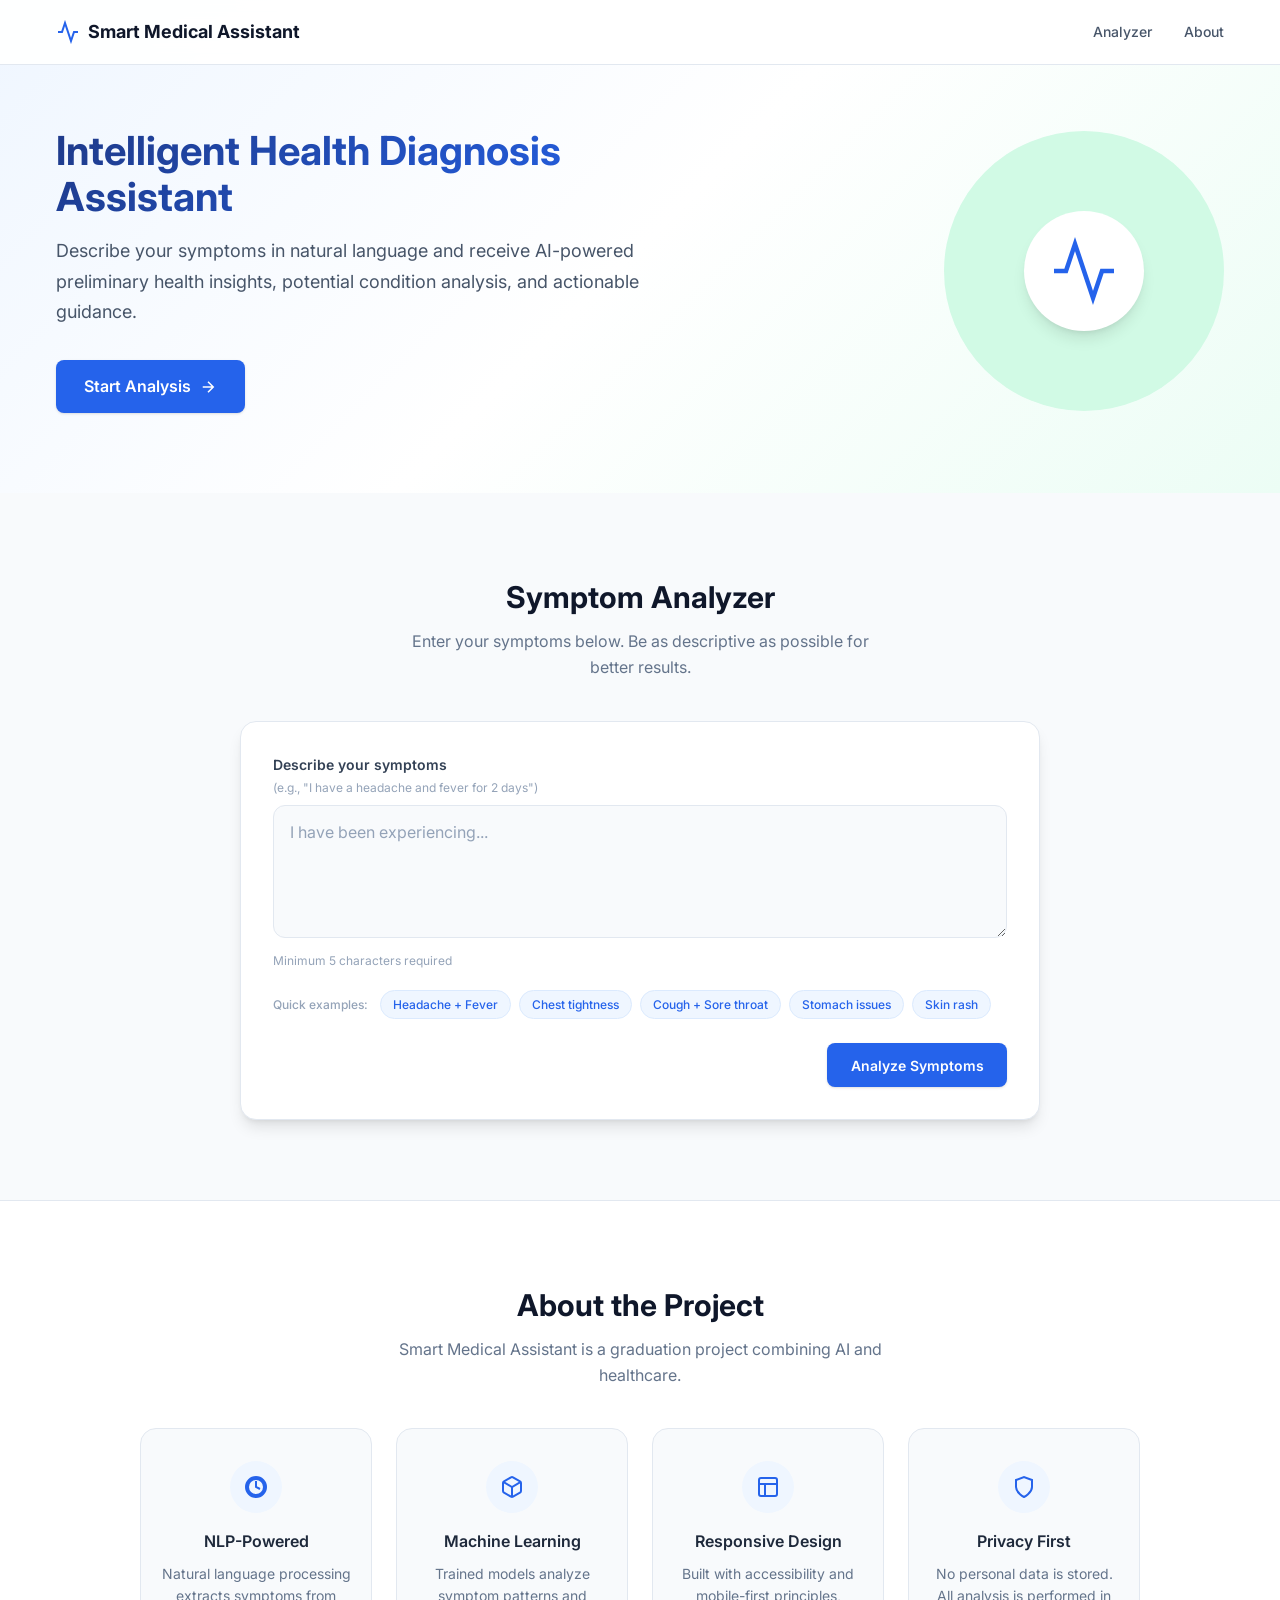
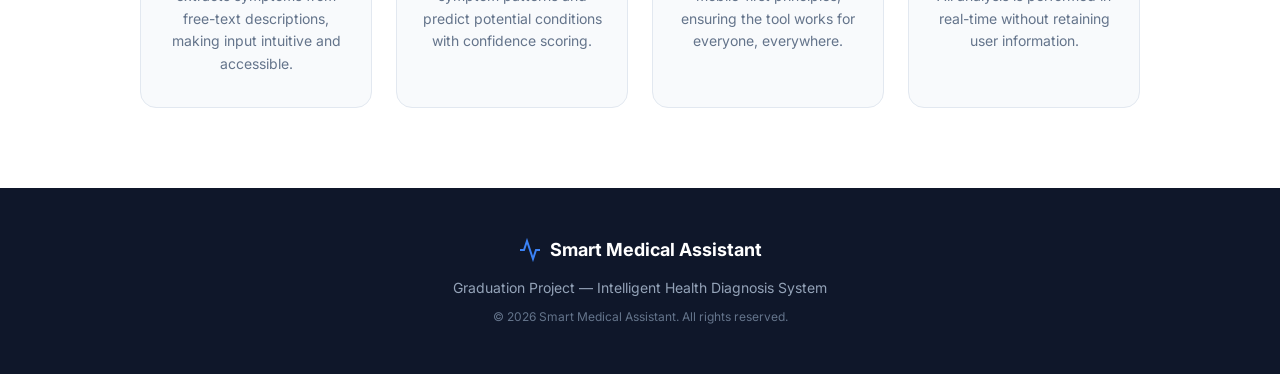
<file: frontend/index.html>
<!DOCTYPE html>
<html lang="en">
<head>
    <meta charset="UTF-8">
    <meta name="viewport" content="width=device-width, initial-scale=1.0">
    <title>Smart Medical Assistant</title>
    <link rel="stylesheet" href="css/style.css">
    <link rel="preconnect" href="https://fonts.googleapis.com">
    <link href="https://fonts.googleapis.com/css2?family=Inter:wght@400;500;600;700&display=swap" rel="stylesheet">
</head>
<body>
    <!-- Navigation -->
    <nav class="navbar" role="navigation" aria-label="Main navigation">
        <div class="container nav-container">
            <a href="#" class="logo">
                <svg class="logo-icon" viewBox="0 0 24 24" fill="none" stroke="currentColor" stroke-width="2" aria-hidden="true">
                    <path d="M22 12h-4l-3 9L9 3l-3 9H2"/>
                </svg>
                <span>Smart Medical Assistant</span>
            </a>
            <ul class="nav-links">
                <li><a href="#analyzer">Analyzer</a></li>
                <li><a href="#about">About</a></li>
            </ul>
        </div>
    </nav>

    <!-- Hero Section -->
    <header class="hero" role="banner">
        <div class="container">
            <div class="hero-content">
                <h1 class="hero-title">Intelligent Health Diagnosis Assistant</h1>
                <p class="hero-subtitle">Describe your symptoms in natural language and receive AI-powered preliminary health insights, potential condition analysis, and actionable guidance.</p>
                <a href="#analyzer" class="btn btn-primary btn-large">
                    Start Analysis
                    <svg class="btn-icon" viewBox="0 0 24 24" fill="none" stroke="currentColor" stroke-width="2" aria-hidden="true">
                        <path d="M5 12h14M12 5l7 7-7 7"/>
                    </svg>
                </a>
            </div>
            <div class="hero-visual" aria-hidden="true">
                <div class="pulse-ring"></div>
                <div class="pulse-ring pulse-ring--2"></div>
                <div class="hero-icon">
                    <svg viewBox="0 0 24 24" fill="none" stroke="currentColor" stroke-width="1.5">
                        <path d="M22 12h-4l-3 9L9 3l-3 9H2"/>
                    </svg>
                </div>
            </div>
        </div>
    </header>

    <!-- Main Analyzer Section -->
    <main>
        <section id="analyzer" class="analyzer-section">
            <div class="container">
                <div class="section-header">
                    <h2 class="section-title">Symptom Analyzer</h2>
                    <p class="section-desc">Enter your symptoms below. Be as descriptive as possible for better results.</p>
                </div>

                <div class="analyzer-card">
                    <form id="symptom-form" class="symptom-form" novalidate>
                        <div class="form-group">
                            <label for="symptom-input" class="form-label">
                                Describe your symptoms
                                <span class="label-hint">(e.g., "I have a headache and fever for 2 days")</span>
                            </label>
                            <textarea 
                                id="symptom-input" 
                                class="form-textarea" 
                                rows="4" 
                                placeholder="I have been experiencing..."
                                required
                                aria-describedby="symptom-hint"
                                aria-required="true"
                            ></textarea>
                            <p id="symptom-hint" class="form-hint">Minimum 5 characters required</p>
                        </div>

                        <div class="example-symptoms">
                            <span class="example-label">Quick examples:</span>
                            <button type="button" class="example-chip" data-symptoms="I have a severe headache, high fever, and body aches for the past 3 days.">Headache + Fever</button>
                            <button type="button" class="example-chip" data-symptoms="I feel chest tightness and shortness of breath when walking upstairs.">Chest tightness</button>
                            <button type="button" class="example-chip" data-symptoms="I have a persistent dry cough, sore throat, and fatigue.">Cough + Sore throat</button>
                            <button type="button" class="example-chip" data-symptoms="I experience nausea, vomiting, and stomach pain after eating.">Stomach issues</button>
                            <button type="button" class="example-chip" data-symptoms="My skin is itchy with red rashes and small blisters on my arms.">Skin rash</button>
                        </div>

                        <div class="form-actions">
                            <button type="submit" class="btn btn-primary btn-submit" id="submit-btn">
                                <span class="btn-text">Analyze Symptoms</span>
                                <span class="spinner" aria-hidden="true"></span>
                            </button>
                        </div>
                    </form>
                </div>

                <!-- Loading State -->
                <div id="loading-state" class="loading-state" aria-live="polite" aria-hidden="true">
                    <div class="loading-spinner">
                        <div class="spinner-ring"></div>
                        <div class="spinner-ring spinner-ring--2"></div>
                        <div class="spinner-ring spinner-ring--3"></div>
                    </div>
                    <p class="loading-text">Analyzing your symptoms...</p>
                    <p class="loading-subtext">Our AI is processing your input</p>
                </div>

                <!-- Error State -->
                <div id="error-state" class="error-state" role="alert" aria-hidden="true">
                    <div class="error-icon">
                        <svg viewBox="0 0 24 24" fill="none" stroke="currentColor" stroke-width="2" aria-hidden="true">
                            <circle cx="12" cy="12" r="10"/>
                            <line x1="12" y1="8" x2="12" y2="12"/>
                            <line x1="12" y1="16" x2="12.01" y2="16"/>
                        </svg>
                    </div>
                    <p class="error-title">Analysis Failed</p>
                    <p class="error-message" id="error-message">Something went wrong. Please try again.</p>
                    <button type="button" class="btn btn-secondary" id="retry-btn">Try Again</button>
                </div>

                <!-- Results Section -->
                <div id="results" class="results" aria-live="polite" aria-hidden="true">
                    <div class="results-header">
                        <h3 class="results-title">Analysis Results</h3>
                        <span class="results-badge" id="analysis-badge">Completed</span>
                    </div>

                    <!-- Urgency Alert -->
                    <div id="urgency-alert" class="urgency-alert" role="alert">
                        <div class="urgency-icon">
                            <svg viewBox="0 0 24 24" fill="none" stroke="currentColor" stroke-width="2" aria-hidden="true">
                                <path d="M10.29 3.86L1.82 18a2 2 0 001.71 3h16.94a2 2 0 001.71-3L13.71 3.86a2 2 0 00-3.42 0z"/>
                                <line x1="12" y1="9" x2="12" y2="13"/>
                                <line x1="12" y1="17" x2="12.01" y2="17"/>
                            </svg>
                        </div>
                        <div class="urgency-content">
                            <p class="urgency-label">Urgency Level</p>
                            <p class="urgency-value" id="urgency-value">--</p>
                            <p class="urgency-action" id="urgency-action">--</p>
                        </div>
                    </div>

                    <!-- Extracted Symptoms -->
                    <div class="result-card">
                        <div class="result-card-header">
                            <div class="result-card-icon symptoms-icon">
                                <svg viewBox="0 0 24 24" fill="none" stroke="currentColor" stroke-width="2" aria-hidden="true">
                                    <path d="M14.7 6.3a1 1 0 000 1.4l1.6 1.6a1 1 0 001.4 0l3.77-3.77a6 6 0 01-7.94 7.94l-6.91 6.91a2.12 2.12 0 01-3-3l6.91-6.91a6 6 0 017.94-7.94l-3.76 3.76z"/>
                                </svg>
                            </div>
                            <h4 class="result-card-title">Extracted Symptoms</h4>
                        </div>
                        <div class="result-card-body">
                            <div id="extracted-symptoms" class="symptoms-list"></div>
                            <p id="extracted-symptoms-empty" class="empty-text">No symptoms extracted from your input.</p>
                        </div>
                    </div>

                    <!-- Top Prediction -->
                    <div class="result-card result-card--highlight">
                        <div class="result-card-header">
                            <div class="result-card-icon top-prediction-icon">
                                <svg viewBox="0 0 24 24" fill="none" stroke="currentColor" stroke-width="2" aria-hidden="true">
                                    <polyline points="23 6 13.5 15.5 8.5 10.5 1 18"/>
                                    <polyline points="17 6 23 6 23 12"/>
                                </svg>
                            </div>
                            <h4 class="result-card-title">Top Prediction</h4>
                        </div>
                        <div class="result-card-body">
                            <div class="top-prediction" id="top-prediction">
                                <div class="prediction-name" id="top-prediction-name">--</div>
                                <div class="prediction-confidence">
                                    <div class="confidence-bar-bg">
                                        <div class="confidence-bar-fill" id="top-confidence-bar" style="width: 0%"></div>
                                    </div>
                                    <span class="confidence-value" id="top-confidence-value">--%</span>
                                </div>
                            </div>
                        </div>
                    </div>

                    <!-- All Predictions -->
                    <div class="result-card">
                        <div class="result-card-header">
                            <div class="result-card-icon predictions-icon">
                                <svg viewBox="0 0 24 24" fill="none" stroke="currentColor" stroke-width="2" aria-hidden="true">
                                    <line x1="8" y1="6" x2="21" y2="6"/>
                                    <line x1="8" y1="12" x2="21" y2="12"/>
                                    <line x1="8" y1="18" x2="21" y2="18"/>
                                    <line x1="3" y1="6" x2="3.01" y2="6"/>
                                    <line x1="3" y1="12" x2="3.01" y2="12"/>
                                    <line x1="3" y1="18" x2="3.01" y2="18"/>
                                </svg>
                            </div>
                            <h4 class="result-card-title">Top 5 Predictions</h4>
                        </div>
                        <div class="result-card-body">
                            <div id="predictions-list" class="predictions-list"></div>
                        </div>
                    </div>

                    <!-- Treatment Recommendations -->
                    <div class="result-card">
                        <div class="result-card-header">
                            <div class="result-card-icon treatment-icon">
                                <svg viewBox="0 0 24 24" fill="none" stroke="currentColor" stroke-width="2" aria-hidden="true">
                                    <path d="M19 14c1.49-1.46 3-3.21 3-5.5A5.5 5.5 0 0016.5 3c-1.76 0-3 .5-4.5 2-1.5-1.5-2.74-2-4.5-2A5.5 5.5 0 002 8.5c0 2.3 1.5 4.05 3 5.5l7 7Z"/>
                                </svg>
                            </div>
                            <h4 class="result-card-title">Treatment Recommendations</h4>
                        </div>
                        <div class="result-card-body">
                            <div id="treatment-list" class="recommendation-list"></div>
                            <p id="treatment-empty" class="empty-text">No treatment recommendations available.</p>
                        </div>
                    </div>

                    <!-- Precautions -->
                    <div class="result-card">
                        <div class="result-card-header">
                            <div class="result-card-icon precautions-icon">
                                <svg viewBox="0 0 24 24" fill="none" stroke="currentColor" stroke-width="2" aria-hidden="true">
                                    <path d="M12 22s8-4 8-10V5l-8-3-8 3v7c0 6 8 10 8 10z"/>
                                </svg>
                            </div>
                            <h4 class="result-card-title">Precautions</h4>
                        </div>
                        <div class="result-card-body">
                            <div id="precautions-list" class="recommendation-list"></div>
                            <p id="precautions-empty" class="empty-text">No precautions available.</p>
                        </div>
                    </div>

                    <!-- Disclaimer -->
                    <div class="disclaimer-box" role="note">
                        <div class="disclaimer-icon">
                            <svg viewBox="0 0 24 24" fill="none" stroke="currentColor" stroke-width="2" aria-hidden="true">
                                <circle cx="12" cy="12" r="10"/>
                                <line x1="12" y1="16" x2="12" y2="12"/>
                                <line x1="12" y1="8" x2="12.01" y2="8"/>
                            </svg>
                        </div>
                        <div class="disclaimer-content">
                            <p class="disclaimer-title">Medical Disclaimer</p>
                            <p id="disclaimer-text" class="disclaimer-text">This tool provides preliminary insights only and is not a substitute for professional medical advice, diagnosis, or treatment. Always seek the advice of your physician or other qualified health provider with any questions you may have regarding a medical condition.</p>
                        </div>
                    </div>
                </div>
            </div>
        </section>

        <!-- About Section -->
        <section id="about" class="about-section">
            <div class="container">
                <div class="section-header">
                    <h2 class="section-title">About the Project</h2>
                    <p class="section-desc">Smart Medical Assistant is a graduation project combining AI and healthcare.</p>
                </div>
                <div class="about-grid">
                    <div class="about-card">
                        <div class="about-icon">
                            <svg viewBox="0 0 24 24" fill="none" stroke="currentColor" stroke-width="2" aria-hidden="true">
                                <path d="M12 2a10 10 0 1010 10A10 10 0 0012 2zm0 18a8 8 0 118-8 8 8 0 01-8 8z"/>
                                <path d="M12 6v6l4 2"/>
                            </svg>
                        </div>
                        <h3 class="about-card-title">NLP-Powered</h3>
                        <p class="about-card-text">Natural language processing extracts symptoms from free-text descriptions, making input intuitive and accessible.</p>
                    </div>
                    <div class="about-card">
                        <div class="about-icon">
                            <svg viewBox="0 0 24 24" fill="none" stroke="currentColor" stroke-width="2" aria-hidden="true">
                                <path d="M21 16V8a2 2 0 00-1-1.73l-7-4a2 2 0 00-2 0l-7 4A2 2 0 003 8v8a2 2 0 001 1.73l7 4a2 2 0 002 0l7-4A2 2 0 0021 16z"/>
                                <polyline points="3.27 6.96 12 12.01 20.73 6.96"/>
                                <line x1="12" y1="22.08" x2="12" y2="12"/>
                            </svg>
                        </div>
                        <h3 class="about-card-title">Machine Learning</h3>
                        <p class="about-card-text">Trained models analyze symptom patterns and predict potential conditions with confidence scoring.</p>
                    </div>
                    <div class="about-card">
                        <div class="about-icon">
                            <svg viewBox="0 0 24 24" fill="none" stroke="currentColor" stroke-width="2" aria-hidden="true">
                                <rect x="3" y="3" width="18" height="18" rx="2" ry="2"/>
                                <line x1="3" y1="9" x2="21" y2="9"/>
                                <line x1="9" y1="21" x2="9" y2="9"/>
                            </svg>
                        </div>
                        <h3 class="about-card-title">Responsive Design</h3>
                        <p class="about-card-text">Built with accessibility and mobile-first principles, ensuring the tool works for everyone, everywhere.</p>
                    </div>
                    <div class="about-card">
                        <div class="about-icon">
                            <svg viewBox="0 0 24 24" fill="none" stroke="currentColor" stroke-width="2" aria-hidden="true">
                                <path d="M12 22s8-4 8-10V5l-8-3-8 3v7c0 6 8 10 8 10z"/>
                            </svg>
                        </div>
                        <h3 class="about-card-title">Privacy First</h3>
                        <p class="about-card-text">No personal data is stored. All analysis is performed in real-time without retaining user information.</p>
                    </div>
                </div>
            </div>
        </section>
    </main>

    <!-- Footer -->
    <footer class="footer" role="contentinfo">
        <div class="container">
            <div class="footer-content">
                <div class="footer-brand">
                    <svg class="footer-logo-icon" viewBox="0 0 24 24" fill="none" stroke="currentColor" stroke-width="2" aria-hidden="true">
                        <path d="M22 12h-4l-3 9L9 3l-3 9H2"/>
                    </svg>
                    <span class="footer-brand-name">Smart Medical Assistant</span>
                </div>
                <p class="footer-desc">Graduation Project — Intelligent Health Diagnosis System</p>
                <p class="footer-copyright">&copy; <span id="year"></span> Smart Medical Assistant. All rights reserved.</p>
            </div>
        </div>
    </footer>

    <script src="js/app.js"></script>
</body>
</html>
</file>
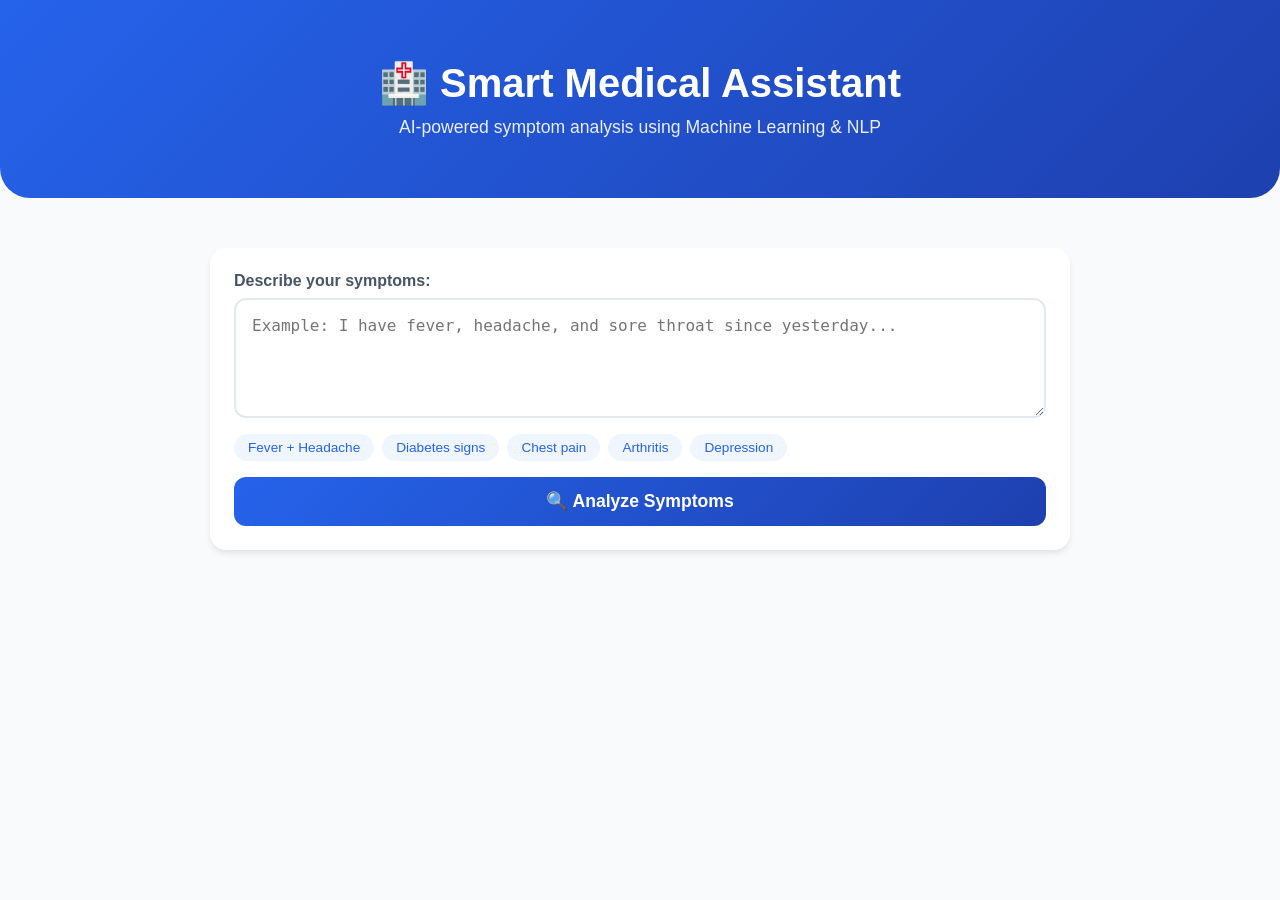
<file: frontend/demo.html>
<!DOCTYPE html>
<html lang="en">
<head>
    <meta charset="UTF-8">
    <meta name="viewport" content="width=device-width, initial-scale=1.0">
    <title>Smart Medical Assistant</title>
    <style>
        * { margin: 0; padding: 0; box-sizing: border-box; }
        body { font-family: 'Segoe UI', Tahoma, Geneva, Verdana, sans-serif; background: #f8fafc; color: #1e293b; }
        .container { max-width: 900px; margin: 0 auto; padding: 20px; }
        
        header { text-align: center; padding: 40px 0; background: linear-gradient(135deg, #2563eb 0%, #1e40af 100%); color: white; border-radius: 0 0 30px 30px; margin-bottom: 30px; }
        header h1 { font-size: 2.5rem; margin-bottom: 10px; }
        header p { font-size: 1.1rem; opacity: 0.9; }
        
        .card { background: white; border-radius: 16px; padding: 24px; box-shadow: 0 4px 6px -1px rgba(0,0,0,0.1); margin-bottom: 20px; }
        
        .input-section label { display: block; font-weight: 600; margin-bottom: 8px; color: #475569; }
        .input-section textarea { width: 100%; padding: 16px; border: 2px solid #e2e8f0; border-radius: 12px; font-size: 1rem; resize: vertical; min-height: 120px; transition: border-color 0.2s; }
        .input-section textarea:focus { outline: none; border-color: #2563eb; }
        
        .examples { display: flex; gap: 8px; flex-wrap: wrap; margin-top: 12px; }
        .example-chip { background: #eff6ff; color: #2563eb; padding: 6px 14px; border-radius: 20px; font-size: 0.85rem; cursor: pointer; border: none; transition: all 0.2s; }
        .example-chip:hover { background: #dbeafe; transform: translateY(-2px); }
        
        .btn { display: inline-block; padding: 14px 32px; border: none; border-radius: 12px; font-size: 1.1rem; font-weight: 600; cursor: pointer; transition: all 0.2s; margin-top: 16px; }
        .btn-primary { background: linear-gradient(135deg, #2563eb, #1e40af); color: white; width: 100%; }
        .btn-primary:hover { transform: translateY(-2px); box-shadow: 0 10px 20px -5px rgba(37, 99, 235, 0.3); }
        
        .loading { display: none; text-align: center; padding: 40px; }
        .spinner { width: 50px; height: 50px; border: 4px solid #e2e8f0; border-top-color: #2563eb; border-radius: 50%; animation: spin 1s linear infinite; margin: 0 auto 20px; }
        @keyframes spin { to { transform: rotate(360deg); } }
        
        .results { display: none; }
        .result-card { background: white; border-radius: 16px; padding: 24px; margin-bottom: 20px; box-shadow: 0 4px 6px -1px rgba(0,0,0,0.1); }
        
        .symptom-tag { display: inline-block; background: #eff6ff; color: #2563eb; padding: 4px 12px; border-radius: 20px; font-size: 0.9rem; margin: 4px; }
        
        .prediction-item { display: flex; align-items: center; padding: 16px; border-radius: 12px; margin-bottom: 12px; background: #f8fafc; border: 1px solid #e2e8f0; }
        .prediction-item.top { border: 2px solid #2563eb; background: #eff6ff; }
        .prediction-rank { width: 36px; height: 36px; border-radius: 50%; display: flex; align-items: center; justify-content: center; font-weight: 700; color: white; margin-right: 16px; background: #94a3b8; }
        .prediction-rank.top { background: #2563eb; }
        .prediction-info { flex: 1; }
        .prediction-name { font-weight: 700; font-size: 1.1rem; }
        .prediction-severity { font-size: 0.85rem; margin-top: 4px; }
        .severity-Mild { color: #10b981; }
        .severity-Moderate { color: #f59e0b; }
        .severity-Severe { color: #ef4444; }
        .confidence-bar { width: 100px; height: 8px; background: #e2e8f0; border-radius: 4px; overflow: hidden; }
        .confidence-fill { height: 100%; background: #2563eb; border-radius: 4px; transition: width 0.5s; }
        .confidence-value { font-size: 0.85rem; font-weight: 600; color: #2563eb; margin-left: 8px; }
        
        .urgency { padding: 16px; border-radius: 12px; margin-bottom: 20px; font-weight: 600; }
        .urgency-caution { background: #d1fae5; color: #065f46; border: 1px solid #10b981; }
        .urgency-warning { background: #fef3c7; color: #92400e; border: 1px solid #f59e0b; }
        .urgency-urgent { background: #fee2e2; color: #991b1b; border: 1px solid #ef4444; }
        
        .treatment-card { background: #f0fdf4; border: 1px solid #bbf7d0; border-radius: 12px; padding: 16px; margin-bottom: 16px; }
        .treatment-card h4 { color: #15803d; margin-bottom: 8px; }
        .precautions-card { background: #fffbeb; border: 1px solid #fde68a; border-radius: 12px; padding: 16px; margin-bottom: 16px; }
        .precautions-card h4 { color: #b45309; margin-bottom: 8px; }
        .description-card { background: #eff6ff; border: 1px solid #bfdbfe; border-radius: 12px; padding: 16px; margin-bottom: 16px; }
        .description-card h4 { color: #1e40af; margin-bottom: 8px; }
        
        .disclaimer { background: #fef2f2; border: 1px solid #fecaca; border-radius: 12px; padding: 16px; color: #991b1b; font-size: 0.9rem; text-align: center; margin-top: 20px; }
        
        .disease-list { max-height: 300px; overflow-y: auto; }
        .disease-item { padding: 8px 12px; border-bottom: 1px solid #e2e8f0; cursor: pointer; transition: background 0.2s; }
        .disease-item:hover { background: #f1f5f9; }
        
        .hidden { display: none; }
    </style>
</head>
<body>
    <header>
        <div class="container">
            <h1>🏥 Smart Medical Assistant</h1>
            <p>AI-powered symptom analysis using Machine Learning & NLP</p>
        </div>
    </header>

    <div class="container">
        <!-- Input Section -->
        <div class="card input-section">
            <label for="symptomInput">Describe your symptoms:</label>
            <textarea id="symptomInput" placeholder="Example: I have fever, headache, and sore throat since yesterday..."></textarea>
            <div class="examples">
                <button class="example-chip" onclick="setExample('I have fever, headache, and sore throat')">Fever + Headache</button>
                <button class="example-chip" onclick="setExample('I feel very tired, thirsty, and urinate frequently')">Diabetes signs</button>
                <button class="example-chip" onclick="setExample('Severe chest pain and difficulty breathing')">Chest pain</button>
                <button class="example-chip" onclick="setExample('Joint pain, stiffness, and swelling in my knees')">Arthritis</button>
                <button class="example-chip" onclick="setExample('I feel sad, have no energy, and cannot sleep')">Depression</button>
            </div>
            <button class="btn btn-primary" onclick="analyze()">🔍 Analyze Symptoms</button>
        </div>

        <!-- Loading -->
        <div class="loading" id="loading">
            <div class="spinner"></div>
            <p>Analyzing your symptoms with AI...</p>
        </div>

        <!-- Results -->
        <div class="results" id="results">
            <!-- Extracted Symptoms -->
            <div class="result-card">
                <h3>📝 Extracted Symptoms</h3>
                <div id="extractedSymptoms"></div>
                <p id="symptomConfidence" style="margin-top:10px;color:#64748b;font-size:0.9rem;"></p>
            </div>

            <!-- Urgency Alert -->
            <div id="urgencyAlert" class="urgency"></div>

            <!-- Top Prediction -->
            <div class="result-card" id="topPredictionCard">
                <h3>🎯 Most Likely Condition</h3>
                <div id="topPrediction"></div>
            </div>

            <!-- All Predictions -->
            <div class="result-card">
                <h3>📊 Top 5 Predictions</h3>
                <div id="allPredictions"></div>
            </div>

            <!-- Details -->
            <div class="result-card" id="detailsCard">
                <h3>ℹ️ About This Condition</h3>
                <div id="detailsContent"></div>
            </div>

            <!-- Disclaimer -->
            <div class="disclaimer">
                ⚠️ <strong>Medical Disclaimer:</strong> This is an AI-powered preliminary assessment and NOT a medical diagnosis. Always consult a qualified healthcare professional for accurate diagnosis and treatment.
            </div>
        </div>
    </div>

<script>
// ===== Medical Dataset (embedded for standalone operation) =====
const DISEASES = {
    "Flu": { severity: "Severe", treatment: "Rest, antiviral medications, acetaminophen/ibuprofen, fluids, isolation", precautions: "Annual flu vaccination, hand hygiene, avoid crowds during outbreaks, mask if coughing", description: "Influenza is a contagious respiratory illness caused by influenza viruses, more severe than common cold." },
    "Common Cold": { severity: "Mild", treatment: "Rest, increased fluid intake, acetaminophen for fever, saline nasal spray, throat lozenges", precautions: "Wash hands frequently, avoid close contact, use tissues, stay hydrated, get adequate rest", description: "A viral infection of the upper respiratory tract, typically mild and self-limiting within 7-10 days." },
    "COVID-19": { severity: "Severe", treatment: "Rest, isolation, monitoring oxygen levels, supportive care, seek medical attention if breathing difficulty", precautions: "Vaccination, mask wearing, social distancing, hand hygiene, avoid crowded indoor spaces", description: "Coronavirus disease caused by SARS-CoV-2, ranging from mild to severe respiratory illness." },
    "Diabetes": { severity: "Moderate", treatment: "Blood glucose monitoring, insulin or oral hypoglycemics, diet management, regular exercise, endocrinologist follow-up", precautions: "Regular blood sugar monitoring, balanced diet, avoid sugary foods, regular exercise, foot care", description: "Chronic condition affecting how the body processes blood sugar (glucose), Type 1 or Type 2." },
    "Hypertension": { severity: "Moderate", treatment: "ACE inhibitors, ARBs, calcium channel blockers, lifestyle changes, regular BP monitoring, reduce salt intake", precautions: "Low sodium diet, regular exercise, weight management, limit alcohol, stress management, regular checkups", description: "High blood pressure that can lead to severe health complications if not managed properly." },
    "Migraine": { severity: "Moderate", treatment: "Triptans, NSAIDs, anti-nausea medication, rest in dark quiet room, cold compress, avoid triggers", precautions: "Identify and avoid triggers, maintain regular sleep schedule, stay hydrated, manage stress, limit caffeine", description: "Neurological condition characterized by recurrent moderate to severe headaches, often with nausea and sensitivity." },
    "Asthma": { severity: "Moderate", treatment: "Inhalers (bronchodilators, corticosteroids), nebulizer treatments, avoid triggers, peak flow monitoring", precautions: "Avoid allergens and irritants, use air purifier, regular exercise (as tolerated), carry rescue inhaler", description: "Chronic respiratory condition causing airway inflammation and constriction, leading to breathing difficulty." },
    "Bronchitis": { severity: "Moderate", treatment: "Rest, fluids, expectorants, bronchodilators if wheezing, avoid smoke and irritants, antibiotics if bacterial", precautions: "Avoid smoking and secondhand smoke, use humidifier, stay hydrated, avoid cold air, flu vaccination", description: "Inflammation of the bronchial tubes causing cough and mucus production, acute or chronic." },
    "Pneumonia": { severity: "Severe", treatment: "Antibiotics (if bacterial), oxygen therapy, rest, fluids, chest physiotherapy, hospitalization if severe", precautions: "Pneumococcal vaccination, flu vaccination, hand hygiene, avoid smoking, strengthen immune system", description: "Infection causing inflammation in the air sacs of the lungs, which may fill with fluid or pus." },
    "Tuberculosis": { severity: "Severe", treatment: "Long-term antibiotics (isoniazid, rifampin, pyrazinamide, ethambutol), DOTS program, respiratory isolation", precautions: "BCG vaccination, avoid close contact with infected, proper ventilation, mask wearing, complete treatment course", description: "Bacterial infection primarily affecting the lungs, requiring prolonged antibiotic treatment." },
    "Malaria": { severity: "Severe", treatment: "Antimalarial drugs (artemisinin-based combination therapy), supportive care, fluids, treat complications", precautions: "Mosquito nets, insect repellent, antimalarial prophylaxis, avoid mosquito bites, eliminate standing water", description: "Mosquito-borne infectious disease caused by Plasmodium parasites, life-threatening if untreated." },
    "Dengue": { severity: "Severe", treatment: "Supportive care, acetaminophen, hydration, avoid NSAIDs, hospitalization if severe dengue", precautions: "Avoid mosquito bites, use repellents, wear protective clothing, remove standing water, screen windows", description: "Mosquito-borne viral infection causing fever and severe joint/muscle pain, can develop into severe dengue." },
    "Typhoid": { severity: "Severe", treatment: "Antibiotics (azithromycin, ceftriaxone), hydration, rest, soft bland diet, hospitalization if severe", precautions: "Safe drinking water, proper food hygiene, hand washing, typhoid vaccination, avoid street food in endemic areas", description: "Bacterial infection caused by Salmonella typhi, spread through contaminated food and water." },
    "Hepatitis A": { severity: "Mild", treatment: "Rest, hydration, avoid alcohol, nutritious diet, monitor liver function, supportive care only", precautions: "Hepatitis A vaccination, safe food and water practices, hand hygiene, avoid contaminated shellfish", description: "Viral liver infection spread through contaminated food/water, usually self-limiting with lifelong immunity." },
    "Hepatitis B": { severity: "Moderate", treatment: "Antiviral medications (tenofovir, entecavir), regular monitoring, liver function tests, consider liver transplant if cirrhosis", precautions: "Hepatitis B vaccination, safe sex practices, avoid sharing needles, screen blood products, regular liver checks", description: "Viral liver infection transmitted through blood and bodily fluids, can become chronic and lead to cirrhosis." },
    "Hepatitis C": { severity: "Severe", treatment: "Direct-acting antivirals (sofosbuvir, glecaprevir), 8-12 week treatment, regular liver monitoring", precautions: "Avoid sharing needles, safe sex practices, blood screening, no vaccine available, avoid alcohol", description: "Viral infection causing liver inflammation, often chronic, now highly curable with modern antivirals." },
    "Jaundice": { severity: "Moderate", treatment: "Treat underlying cause, phototherapy for newborns, medications, liver transplant if severe liver failure", precautions: "Hepatitis vaccination, avoid alcohol, maintain healthy weight, avoid hepatotoxic medications, regular liver tests", description: "Yellow discoloration of skin and eyes caused by high bilirubin levels, a symptom of underlying liver or blood disorder." },
    "Gastroenteritis": { severity: "Mild", treatment: "Oral rehydration solution, rest, bland diet (BRAT), antiemetics if needed, antibiotics if bacterial", precautions: "Hand washing, safe food preparation, drink clean water, avoid contaminated food, proper food storage", description: "Inflammation of the stomach and intestines causing diarrhea and vomiting, often viral (stomach flu)." },
    "Food Poisoning": { severity: "Mild", treatment: "Rest, oral rehydration, avoid solid food initially, gradual return to bland diet, seek care if severe", precautions: "Proper food handling, cook meat thoroughly, refrigerate promptly, avoid cross-contamination, check expiry dates", description: "Illness caused by eating contaminated food or drink, symptoms typically appear within hours to days." },
    "Appendicitis": { severity: "Severe", treatment: "Emergency appendectomy (surgical removal), IV antibiotics, pain management, nil per os until surgery", precautions: "Seek immediate medical attention if sudden severe abdominal pain, do not delay, no home remedies", description: "Inflammation of the appendix, a medical emergency requiring prompt surgical removal." },
    "Urinary Tract Infection": { severity: "Moderate", treatment: "Antibiotics (nitrofurantoin, trimethoprim), increased water intake, cranberry juice, phenazopyridine for pain", precautions: "Drink plenty of water, urinate after intercourse, wipe front to back, avoid irritating feminine products, cotton underwear", description: "Infection in any part of the urinary system, more common in women, usually bacterial." },
    "Kidney Stones": { severity: "Severe", treatment: "Pain relievers (NSAIDs), alpha-blockers (tamsulosin), increased fluids, lithotripsy if large, surgical removal if stuck", precautions: "Drink 2-3 liters water daily, reduce sodium and oxalate intake, maintain healthy weight, limit protein", description: "Hard mineral and salt deposits forming in kidneys, causing severe pain when passing through urinary tract." },
    "Gallstones": { severity: "Severe", treatment: "Cholecystectomy (gallbladder removal), ursodiol to dissolve stones, pain management, low-fat diet", precautions: "Low-fat diet, maintain healthy weight, avoid rapid weight loss, regular exercise, limit cholesterol", description: "Hardened deposits in the gallbladder, can block bile ducts and cause severe pain and complications." },
    "Arthritis": { severity: "Moderate", treatment: "NSAIDs, DMARDs, corticosteroids, physical therapy, joint replacement surgery if severe, heat/cold therapy", precautions: "Regular exercise, maintain healthy weight, joint protection techniques, anti-inflammatory diet, avoid smoking", description: "Inflammation of one or more joints causing pain and stiffness, osteoarthritis or rheumatoid types." },
    "Osteoporosis": { severity: "Moderate", treatment: "Bisphosphonates, calcium and vitamin D supplements, weight-bearing exercises, hormone therapy, fall prevention", precautions: "Adequate calcium and vitamin D, weight-bearing exercise, avoid smoking and excessive alcohol, prevent falls", description: "Bone disease causing bones to become brittle and fragile, increasing fracture risk, especially in older adults." },
    "Anemia": { severity: "Moderate", treatment: "Iron supplements, vitamin B12 or folate, treat underlying cause, blood transfusion if severe, dietary changes", precautions: "Iron-rich diet (red meat, leafy greens), vitamin C with iron meals, regular blood tests, treat underlying causes", description: "Condition with insufficient healthy red blood cells or hemoglobin, leading to reduced oxygen delivery." },
    "Hypothyroidism": { severity: "Moderate", treatment: "Levothyroxine hormone replacement, regular TSH monitoring, adjust dosage, lifestyle modifications", precautions: "Regular thyroid function tests, consistent medication timing, avoid excess iodine, balanced diet, regular exercise", description: "Underactive thyroid gland producing insufficient thyroid hormones, affecting metabolism and energy levels." },
    "Hyperthyroidism": { severity: "Moderate", treatment: "Antithyroid medications (methimazole), radioactive iodine, beta-blockers, thyroidectomy if necessary", precautions: "Regular thyroid monitoring, avoid excess iodine, stress management, balanced diet, avoid stimulants", description: "Overactive thyroid gland producing excessive thyroid hormones, accelerating metabolism." },
    "Depression": { severity: "Severe", treatment: "Antidepressants (SSRIs, SNRIs), psychotherapy (CBT), lifestyle changes, support groups, emergency intervention if suicidal", precautions: "Regular therapy, maintain social connections, exercise, sleep hygiene, avoid alcohol and drugs, monitor mood changes", description: "Mood disorder causing persistent sadness and loss of interest, affecting daily functioning and quality of life." },
    "Anxiety Disorder": { severity: "Moderate", treatment: "Cognitive behavioral therapy, SSRIs, benzodiazepines (short-term), relaxation techniques, mindfulness, regular exercise", precautions: "Stress management, regular exercise, adequate sleep, limit caffeine and alcohol, breathing exercises, therapy", description: "Mental health condition characterized by excessive and persistent worry, fear, and nervousness." }
};

const SYMPTOM_MAP = {
    'fever': ['fever', 'high temperature', 'temperature'],
    'headache': ['headache', 'head pain', 'migraine', 'head ache'],
    'cough': ['cough', 'coughing', 'dry cough', 'wet cough'],
    'sore throat': ['sore throat', 'throat pain', 'painful throat', 'scratchy throat'],
    'runny nose': ['runny nose', 'runny nostrils', 'nasal discharge', 'dripping nose'],
    'sneezing': ['sneezing', 'sneezes'],
    'congestion': ['congestion', 'stuffy nose', 'nasal congestion', 'blocked nose'],
    'body aches': ['body aches', 'body pain', 'muscle pain', 'muscle aches', 'myalgia', 'sore muscles'],
    'fatigue': ['fatigue', 'tired', 'exhaustion', 'lethargy', 'no energy', 'tiredness', 'weakness'],
    'chills': ['chills', 'shivering', 'shaking', 'rigors'],
    'nausea': ['nausea', 'nauseated', 'feeling sick', 'queasy', 'upset stomach'],
    'vomiting': ['vomiting', 'throwing up', 'puking', 'emesis', 'retching'],
    'diarrhea': ['diarrhea', 'loose stools', 'watery stools', 'frequent stools'],
    'constipation': ['constipation', 'hard stools', 'difficulty passing stool'],
    'chest pain': ['chest pain', 'chest tightness', 'pressure in chest', 'chest discomfort'],
    'shortness of breath': ['shortness of breath', 'breathing difficulty', 'difficulty breathing', 'dyspnea', 'cannot breathe', 'trouble breathing', 'breathlessness'],
    'dizziness': ['dizziness', 'lightheaded', 'vertigo', 'spinning', 'unsteady', 'feeling faint'],
    'loss of taste': ['loss of taste', 'no taste', 'tasteless', 'cannot taste'],
    'loss of smell': ['loss of smell', 'no smell', 'anosmia', 'cannot smell'],
    'abdominal pain': ['abdominal pain', 'stomach pain', 'belly pain', 'tummy ache', 'stomach ache', 'abdominal cramps', 'stomach cramps'],
    'jaundice': ['jaundice', 'yellow skin', 'yellow eyes', 'yellowing'],
    'joint pain': ['joint pain', 'arthralgia', 'aching joints', 'painful joints', 'joint swelling', 'swollen joints', 'stiff joints'],
    'swelling': ['swelling', 'edema', 'puffy', 'bloating', 'swollen', 'water retention'],
    'weight loss': ['weight loss', 'losing weight', 'unexplained weight loss', 'rapid weight loss'],
    'weight gain': ['weight gain', 'gaining weight', 'unexplained weight gain'],
    'thirst': ['thirst', 'excessive thirst', 'very thirsty', 'polydipsia', 'always thirsty'],
    'frequent urination': ['frequent urination', 'urinating often', 'polyuria', 'peeing a lot'],
    'burning urination': ['burning urination', 'painful urination', 'dysuria', 'burning when peeing'],
    'blood in urine': ['blood in urine', 'hematuria', 'bloody urine', 'red urine', 'pink urine'],
    'blurred vision': ['blurred vision', 'blurry vision', 'vision problems', 'double vision', 'seeing blurry', 'visual disturbance'],
    'numbness': ['numbness', 'tingling', 'pins and needles', 'paresthesia', 'loss of sensation', 'numb'],
    'confusion': ['confusion', 'disoriented', 'mental fog', 'memory problems', 'confused', 'delirium', 'altered mental state'],
    'depression': ['depression', 'sadness', 'hopelessness', 'low mood', 'feeling down', 'persistent sadness', 'depressed mood'],
    'anxiety': ['anxiety', 'worry', 'nervousness', 'panic', 'fear', 'unease', 'apprehension', 'restlessness', 'anxious'],
    'insomnia': ['insomnia', 'cannot sleep', 'sleep problems', 'sleeplessness', 'difficulty sleeping', 'poor sleep', 'sleep disturbance'],
    'sweating': ['sweating', 'excessive sweating', 'night sweats', 'perspiration', 'hyperhidrosis', 'profuse sweating'],
    'appetite loss': ['appetite loss', 'loss of appetite', 'not hungry', 'anorexia', 'decreased appetite', 'no appetite'],
    'heart palpitations': ['heart palpitations', 'racing heart', 'irregular heartbeat', 'fluttering', 'heart pounding', 'tachycardia'],
    'back pain': ['back pain', 'lower back pain', 'upper back pain', 'spinal pain', 'lumbar pain', 'back ache'],
    'stiffness': ['stiffness', 'joint stiffness', 'morning stiffness', 'rigid', 'tight muscles', 'reduced mobility'],
    'wheezing': ['wheezing', 'wheezed', 'wheeze', 'noisy breathing', 'whistling sound'],
    'chest tightness': ['chest tightness', 'chest pressure', 'constricted chest', 'chest heaviness', 'tight chest'],
    'sensitivity to light': ['sensitivity to light', 'photophobia', 'light hurts', 'bright light sensitivity'],
    'sensitivity to sound': ['sensitivity to sound', 'phonophobia', 'noise sensitivity', 'sounds hurt'],
    'throbbing pain': ['throbbing pain', 'pulsating pain', 'throbbing headache', 'pounding pain'],
    'visual aura': ['visual aura', 'seeing spots', 'flashing lights', 'zigzag lines', 'blind spots', 'visual disturbances'],
    'nosebleeds': ['nosebleeds', 'nose bleeding', 'epistaxis', 'bloody nose'],
    'flushing': ['flushing', 'red face', 'facial redness', 'hot flashes', 'blushing', 'face feels hot'],
    'slow healing': ['slow healing', 'wounds not healing', 'poor wound healing', 'delayed healing'],
    'hair loss': ['hair loss', 'alopecia', 'thinning hair', 'losing hair', 'baldness', 'hair falling out'],
    'dry skin': ['dry skin', 'skin dryness', 'xerosis', 'flaky skin', 'rough skin'],
    'cold sensitivity': ['cold sensitivity', 'cold intolerance', 'always cold', 'feeling cold', 'cold hands', 'cold feet'],
    'heat sensitivity': ['heat sensitivity', 'heat intolerance', 'always hot', 'feeling hot', 'sweating in heat'],
    'tremor': ['tremor', 'shaking', 'trembling', 'shaky hands', 'involuntary shaking', 'quivering'],
    'bulging eyes': ['bulging eyes', 'proptosis', 'eye bulging', 'prominent eyes', 'eyes sticking out'],
    'difficulty concentrating': ['difficulty concentrating', 'cannot focus', 'brain fog', 'poor concentration', 'trouble focusing', 'attention problems'],
    'feelings of worthlessness': ['feelings of worthlessness', 'feeling worthless', 'self-loathing', 'guilt', 'inadequacy', 'self-criticism'],
    'thoughts of death': ['thoughts of death', 'suicidal thoughts', 'wanting to die', 'death ideation', 'suicidal ideation'],
    'panic attacks': ['panic attacks', 'panic', 'sudden fear', 'terror', 'overwhelming anxiety', 'panic episodes'],
    'irritability': ['irritability', 'easily annoyed', 'short temper', 'mood swings', 'agitation', 'frustration'],
    'muscle tension': ['muscle tension', 'tense muscles', 'muscle tightness', 'muscle knots', 'tight muscles'],
    'sleep disturbances': ['sleep disturbances', 'sleeping problems', 'restless sleep', 'waking up early', 'broken sleep']
};

// Disease-symptom mapping for prediction
const DISEASE_SYMPTOMS = {
    "Flu": ["fever", "chills", "body aches", "fatigue", "headache", "sore throat", "cough", "weakness"],
    "Common Cold": ["runny nose", "sneezing", "sore throat", "cough", "fever", "headache", "congestion"],
    "COVID-19": ["fever", "cough", "fatigue", "loss of taste", "loss of smell", "shortness of breath", "muscle aches", "sore throat"],
    "Diabetes": ["frequent urination", "thirst", "weight loss", "fatigue", "blurred vision", "slow healing", "numbness"],
    "Hypertension": ["headache", "dizziness", "shortness of breath", "chest pain", "nosebleeds", "blurred vision", "flushing"],
    "Migraine": ["headache", "nausea", "vomiting", "sensitivity to light", "sensitivity to sound", "visual aura", "throbbing pain"],
    "Asthma": ["wheezing", "shortness of breath", "chest tightness", "coughing", "difficulty breathing", "rapid breathing"],
    "Bronchitis": ["cough", "chest pain", "fatigue", "fever", "shortness of breath", "wheezing"],
    "Pneumonia": ["fever", "chills", "cough", "chest pain", "shortness of breath", "fatigue", "confusion"],
    "Tuberculosis": ["cough", "fever", "night sweats", "weight loss", "fatigue", "chest pain", "appetite loss"],
    "Malaria": ["fever", "chills", "sweating", "headache", "nausea", "vomiting", "muscle aches", "fatigue", "jaundice"],
    "Dengue": ["fever", "headache", "muscle pain", "joint pain", "rash", "nausea", "vomiting"],
    "Typhoid": ["fever", "headache", "abdominal pain", "diarrhea", "constipation", "weakness", "appetite loss"],
    "Hepatitis A": ["fatigue", "nausea", "vomiting", "abdominal pain", "appetite loss", "fever", "jaundice"],
    "Hepatitis B": ["fatigue", "abdominal pain", "appetite loss", "nausea", "vomiting", "jaundice", "joint pain", "fever"],
    "Hepatitis C": ["fatigue", "easy bruising", "jaundice", "swelling", "confusion", "appetite loss"],
    "Jaundice": ["jaundice", "dark urine", "pale stools", "abdominal pain", "fever", "weight loss", "confusion"],
    "Gastroenteritis": ["diarrhea", "nausea", "vomiting", "abdominal pain", "fever", "headache", "dehydration"],
    "Food Poisoning": ["nausea", "vomiting", "diarrhea", "abdominal pain", "fever", "headache", "weakness"],
    "Appendicitis": ["abdominal pain", "nausea", "vomiting", "appetite loss", "fever", "constipation"],
    "Urinary Tract Infection": ["burning urination", "frequent urination", "blood in urine", "pelvic pain", "fever"],
    "Kidney Stones": ["back pain", "pain radiating", "blood in urine", "nausea", "vomiting", "frequent urination", "burning urination"],
    "Gallstones": ["abdominal pain", "nausea", "vomiting", "fever", "jaundice", "indigestion"],
    "Arthritis": ["joint pain", "stiffness", "swelling", "reduced range of motion", "morning stiffness", "warmth around joints", "fatigue"],
    "Osteoporosis": ["back pain", "loss of height", "stooped posture", "bone fractures easily"],
    "Anemia": ["fatigue", "weakness", "pale skin", "shortness of breath", "dizziness", "cold hands", "headache", "chest pain"],
    "Hypothyroidism": ["fatigue", "weight gain", "cold sensitivity", "constipation", "dry skin", "hair loss", "depression", "muscle weakness"],
    "Hyperthyroidism": ["weight loss", "rapid heartbeat", "anxiety", "irritability", "tremor", "sweating", "heat sensitivity", "diarrhea", "bulging eyes"],
    "Depression": ["depression", "appetite loss", "fatigue", "sleep disturbances", "difficulty concentrating", "feelings of worthlessness", "thoughts of death"],
    "Anxiety Disorder": ["anxiety", "worry", "restlessness", "irritability", "muscle tension", "sleep disturbances", "rapid heartbeat", "sweating", "panic attacks"]
};

function setExample(text) {
    document.getElementById('symptomInput').value = text;
}

function extractSymptoms(text) {
    const textLower = text.toLowerCase();
    const extracted = [];
    
    for (const [canonical, variations] of Object.entries(SYMPTOM_MAP)) {
        for (const variant of variations) {
            if (textLower.includes(variant)) {
                if (!extracted.includes(canonical)) extracted.push(canonical);
                break;
            }
        }
    }
    
    let severity = null;
    if (['severe', 'extreme', 'intense', 'unbearable', 'terrible', 'awful', 'worst', 'agonizing', 'crippling', 'debilitating', 'incapacitating', 'worsening', 'persistent', 'constant'].some(w => textLower.includes(w))) severity = 'Severe';
    else if (['moderate', 'fairly', 'quite', 'rather', 'uncomfortable', 'noticeable', 'significant'].some(w => textLower.includes(w))) severity = 'Moderate';
    else if (['mild', 'slight', 'minor', 'a little', 'somewhat', 'tolerable', 'bearable', 'light', 'occasional'].some(w => textLower.includes(w))) severity = 'Mild';
    
    let confidence = 0;
    if (extracted.length >= 5) confidence = 0.95;
    else if (extracted.length >= 3) confidence = 0.85;
    else if (extracted.length >= 2) confidence = 0.70;
    else if (extracted.length >= 1) confidence = 0.50;
    
    if (severity && extracted.length > 0) confidence = Math.min(0.99, confidence + 0.05);
    
    return { extracted, confidence: Math.round(confidence * 100), severity };
}

function predictDisease(extractedSymptoms) {
    if (!extractedSymptoms.length) return [];
    
    const scores = {};
    for (const [disease, symptoms] of Object.entries(DISEASE_SYMPTOMS)) {
        let matches = 0;
        for (const userSymptom of extractedSymptoms) {
            for (const diseaseSymptom of symptoms) {
                if (userSymptom.includes(diseaseSymptom) || diseaseSymptom.includes(userSymptom)) {
                    matches++;
                    break;
                }
            }
        }
        const score = matches / Math.max(extractedSymptoms.length, symptoms.length);
        scores[disease] = score;
    }
    
    return Object.entries(scores)
        .sort((a, b) => b[1] - a[1])
        .slice(0, 5)
        .map(([disease, score]) => ({
            disease,
            confidence: Math.round(score * 100),
            ...DISEASES[disease]
        }))
        .filter(p => p.confidence > 0);
}

function analyze() {
    const text = document.getElementById('symptomInput').value.trim();
    if (!text) {
        alert('Please describe your symptoms first.');
        return;
    }
    
    document.getElementById('loading').style.display = 'block';
    document.getElementById('results').style.display = 'none';
    
    setTimeout(() => {
        const extraction = extractSymptoms(text);
        const predictions = predictDisease(extraction.extracted);
        
        // Render extracted symptoms
        const symptomsDiv = document.getElementById('extractedSymptoms');
        if (extraction.extracted.length) {
            symptomsDiv.innerHTML = extraction.extracted.map(s => `<span class="symptom-tag">${s}</span>`).join('');
        } else {
            symptomsDiv.innerHTML = '<p style="color:#64748b">No symptoms recognized. Try describing specific symptoms like "fever", "headache", or "cough".</p>';
        }
        document.getElementById('symptomConfidence').textContent = `Extraction confidence: ${extraction.confidence}%`;
        
        // Urgency
        const urgencyDiv = document.getElementById('urgencyAlert');
        if (!predictions.length) {
            urgencyDiv.className = 'urgency urgency-warning';
            urgencyDiv.textContent = '⚠️ No symptoms matched. Please provide more details.';
        } else if (extraction.severity === 'Severe' && predictions[0].severity === 'Severe') {
            urgencyDiv.className = 'urgency urgency-urgent';
            urgencyDiv.textContent = '🚨 URGENT: This condition may require immediate medical attention. Please consult a doctor ASAP!';
        } else if (extraction.severity === 'Moderate' || predictions[0].severity === 'Moderate') {
            urgencyDiv.className = 'urgency urgency-warning';
            urgencyDiv.textContent = '⚠️ Consider consulting a healthcare provider, especially if symptoms persist or worsen.';
        } else {
            urgencyDiv.className = 'urgency urgency-caution';
            urgencyDiv.textContent = 'ℹ️ Monitor your symptoms. Consult a healthcare provider if they worsen or new symptoms appear.';
        }
        
        // Top prediction
        if (predictions.length) {
            const top = predictions[0];
            document.getElementById('topPrediction').innerHTML = `
                <div class="prediction-item top">
                    <div class="prediction-rank top">1</div>
                    <div class="prediction-info">
                        <div class="prediction-name">${top.disease}</div>
                        <div class="prediction-severity severity-${top.severity}">Severity: ${top.severity}</div>
                    </div>
                    <div style="display:flex;align-items:center">
                        <div class="confidence-bar"><div class="confidence-fill" style="width:${top.confidence}%"></div></div>
                        <span class="confidence-value">${top.confidence}%</span>
                    </div>
                </div>
            `;
        }
        
        // All predictions
        document.getElementById('allPredictions').innerHTML = predictions.map((p, i) => `
            <div class="prediction-item">
                <div class="prediction-rank ${i===0?'top':''}">${i+1}</div>
                <div class="prediction-info">
                    <div class="prediction-name">${p.disease}</div>
                    <div class="prediction-severity severity-${p.severity}">Severity: ${p.severity}</div>
                </div>
                <div style="display:flex;align-items:center">
                    <div class="confidence-bar"><div class="confidence-fill" style="width:${p.confidence}%"></div></div>
                    <span class="confidence-value">${p.confidence}%</span>
                </div>
            </div>
        `).join('');
        
        // Details
        if (predictions.length) {
            const top = predictions[0];
            document.getElementById('detailsContent').innerHTML = `
                <div class="description-card">
                    <h4>Description</h4>
                    <p>${top.description}</p>
                </div>
                <div class="treatment-card">
                    <h4>💊 Recommended Treatment</h4>
                    <p>${top.treatment}</p>
                </div>
                <div class="precautions-card">
                    <h4>⚠️ Precautions</h4>
                    <p>${top.precautions}</p>
                </div>
            `;
        }
        
        document.getElementById('loading').style.display = 'none';
        document.getElementById('results').style.display = 'block';
        document.getElementById('results').scrollIntoView({ behavior: 'smooth' });
    }, 800);
}
</script>
</body>
</html>
</file>
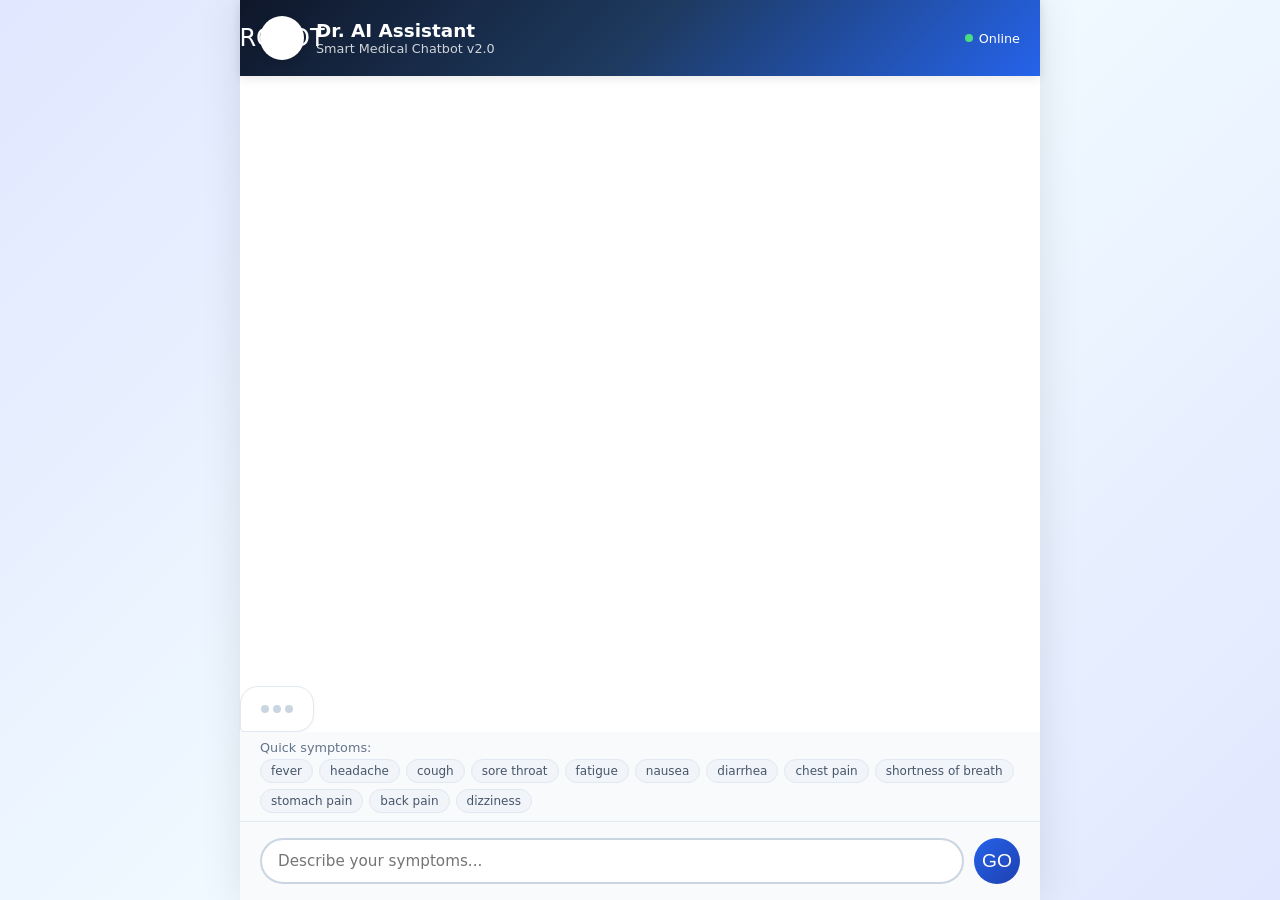
<file: frontend/enhanced_demo.html>
<!DOCTYPE html>
<html lang="en">
<head>
<meta charset="UTF-8">
<meta name="viewport" content="width=device-width, initial-scale=1.0">
<title>Smart Medical Chatbot - v2.0</title>
<style>
* { margin: 0; padding: 0; box-sizing: border-box; }
body { font-family: 'Segoe UI', system-ui, -apple-system, sans-serif; background: linear-gradient(135deg, #e0e7ff 0%, #f0f9ff 50%, #e0e7ff 100%); color: #1e293b; height: 100vh; overflow: hidden; }
.app-container { max-width: 800px; margin: 0 auto; height: 100vh; display: flex; flex-direction: column; background: white; box-shadow: 0 0 40px rgba(0,0,0,0.1); }
.chat-header { background: linear-gradient(135deg, #0f172a, #1e3a5f, #2563eb); color: white; padding: 16px 20px; display: flex; align-items: center; gap: 12px; box-shadow: 0 2px 10px rgba(0,0,0,0.1); flex-shrink: 0; }
.chat-header .avatar { width: 44px; height: 44px; border-radius: 50%; background: white; display: flex; align-items: center; justify-content: center; font-size: 1.5rem; box-shadow: 0 2px 8px rgba(0,0,0,0.15); }
.chat-header .info { flex: 1; }
.chat-header .info h1 { font-size: 1.15rem; font-weight: 700; }
.chat-header .info p { font-size: 0.8rem; opacity: 0.8; }
.chat-header .status { display: flex; align-items: center; gap: 6px; font-size: 0.8rem; }
.status-dot { width: 8px; height: 8px; border-radius: 50%; background: #4ade80; animation: pulse 2s infinite; }
@keyframes pulse { 0%, 100% { opacity: 1; } 50% { opacity: 0.5; } }
.chat-messages { flex: 1; overflow-y: auto; padding: 20px; display: flex; flex-direction: column; gap: 16px; scroll-behavior: smooth; }
.message { max-width: 80%; padding: 14px 18px; border-radius: 18px; font-size: 0.95rem; line-height: 1.5; animation: fadeIn 0.3s ease; position: relative; }
@keyframes fadeIn { from { opacity: 0; transform: translateY(10px); } to { opacity: 1; transform: translateY(0); } }
.message.bot { align-self: flex-start; background: white; border: 1px solid #e2e8f0; border-bottom-left-radius: 4px; box-shadow: 0 1px 3px rgba(0,0,0,0.05); color: #1e293b; }
.message.user { align-self: flex-end; background: linear-gradient(135deg, #2563eb, #1e40af); color: white; border-bottom-right-radius: 4px; box-shadow: 0 2px 8px rgba(37,99,235,0.25); }
.message-time { font-size: 0.7rem; opacity: 0.5; margin-top: 6px; text-align: right; }
.message.bot .message-time { text-align: left; }
.typing { align-self: flex-start; background: white; border: 1px solid #e2e8f0; border-radius: 18px; border-bottom-left-radius: 4px; padding: 18px 20px; display: none; align-items: center; gap: 4px; box-shadow: 0 1px 3px rgba(0,0,0,0.05); }
.typing .dot { width: 8px; height: 8px; border-radius: 50%; background: #cbd5e1; animation: typingBounce 1.4s infinite ease-in-out; }
.typing .dot:nth-child(1) { animation-delay: 0s; }
.typing .dot:nth-child(2) { animation-delay: 0.2s; }
.typing .dot:nth-child(3) { animation-delay: 0.4s; }
@keyframes typingBounce { 0%, 80%, 100% { transform: scale(0.6); opacity: 0.4; } 40% { transform: scale(1); opacity: 1; } }
.quick-replies { display: flex; flex-wrap: wrap; gap: 8px; margin-top: 10px; padding-left: 4px; }
.quick-replies .reply-btn { background: #eff6ff; color: #1e40af; border: 1px solid #bfdbfe; padding: 8px 16px; border-radius: 20px; font-size: 0.85rem; cursor: pointer; transition: all 0.2s; font-weight: 500; }
.quick-replies .reply-btn:hover { background: #dbeafe; transform: translateY(-1px); box-shadow: 0 2px 8px rgba(37,99,235,0.15); }
.chat-input-area { padding: 16px 20px; border-top: 1px solid #e2e8f0; background: #f8fafc; display: flex; gap: 10px; flex-shrink: 0; }
.chat-input-area input { flex: 1; padding: 12px 16px; border: 2px solid #cbd5e1; border-radius: 24px; font-size: 0.95rem; outline: none; transition: all 0.2s; font-family: inherit; }
.chat-input-area input:focus { border-color: #2563eb; box-shadow: 0 0 0 3px rgba(37,99,235,0.1); }
.chat-input-area button { width: 46px; height: 46px; border-radius: 50%; border: none; background: linear-gradient(135deg, #2563eb, #1e40af); color: white; font-size: 1.2rem; cursor: pointer; transition: all 0.2s; display: flex; align-items: center; justify-content: center; flex-shrink: 0; }
.chat-input-area button:hover { transform: scale(1.05); box-shadow: 0 4px 12px rgba(37,99,235,0.3); }
.chat-input-area button:disabled { opacity: 0.5; cursor: not-allowed; transform: none; box-shadow: none; }
.result-card { background: #f8fafc; border: 1px solid #e2e8f0; border-radius: 14px; padding: 16px; margin-top: 8px; }
.result-card h3 { font-size: 1rem; color: #0f172a; margin-bottom: 10px; display: flex; align-items: center; gap: 6px; }
.symptom-tag { display: inline-block; background: #eff6ff; color: #1e40af; padding: 4px 12px; border-radius: 20px; font-size: 0.85rem; margin: 2px; font-weight: 500; border: 1px solid #bfdbfe; }
.urgency { padding: 12px; border-radius: 10px; margin: 8px 0; font-weight: 600; font-size: 0.9rem; display: flex; align-items: center; gap: 10px; }
.urgency-caution { background: #d1fae5; color: #065f46; border: 1px solid #a7f3d0; }
.urgency-warning { background: #fef3c7; color: #92400e; border: 1px solid #fde68a; }
.urgency-urgent { background: #fee2e2; color: #991b1b; border: 1px solid #fecaca; }
.prediction-item { display: flex; align-items: center; padding: 10px; border-radius: 10px; background: white; border: 1px solid #e2e8f0; margin-bottom: 8px; }
.prediction-item.top { border: 2px solid #2563eb; background: linear-gradient(135deg, #eff6ff, #dbeafe); }
.prediction-name { font-weight: 700; font-size: 1rem; color: #0f172a; }
.prediction-severity { font-size: 0.8rem; margin-top: 2px; }
.severity-Mild { color: #059669; } .severity-Moderate { color: #d97706; } .severity-Severe { color: #dc2626; } .severity-Chronic { color: #7c3aed; }
.confidence-bar { width: 80px; height: 8px; background: #e2e8f0; border-radius: 4px; overflow: hidden; flex-shrink: 0; margin-left: auto; margin-right: 8px; }
.confidence-fill { height: 100%; border-radius: 4px; }
.confidence-value { font-size: 0.8rem; font-weight: 700; color: #2563eb; min-width: 36px; text-align: right; }
.med-table { width: 100%; border-collapse: collapse; font-size: 0.8rem; margin-top: 8px; }
.med-table th { background: #dcfce7; color: #166534; padding: 8px; text-align: left; font-weight: 600; border-bottom: 2px solid #bbf7d0; }
.med-table td { padding: 8px; border-bottom: 1px solid #e2e8f0; }
.med-name { font-weight: 600; color: #0f172a; }
.med-notes { color: #64748b; font-size: 0.75rem; font-style: italic; }
.diet-card-mini { display: grid; grid-template-columns: 1fr 1fr; gap: 10px; margin-top: 8px; }
.diet-eat-mini { background: #f0fdf4; border: 1px solid #bbf7d0; border-radius: 8px; padding: 10px; }
.diet-avoid-mini { background: #fef2f2; border: 1px solid #fecaca; border-radius: 8px; padding: 10px; }
.diet-eat-mini h4 { color: #15803d; font-size: 0.85rem; margin-bottom: 6px; }
.diet-avoid-mini h4 { color: #991b1b; font-size: 0.85rem; margin-bottom: 6px; }
.diet-list-mini { list-style: none; padding: 0; font-size: 0.8rem; }
.diet-list-mini li { padding: 2px 0; padding-left: 16px; position: relative; }
.diet-eat-mini .diet-list-mini li::before { content: "v"; position: absolute; left: 0; color: #16a34a; font-weight: 700; }
.diet-avoid-mini .diet-list-mini li::before { content: "x"; position: absolute; left: 0; color: #dc2626; font-weight: 700; }
.doctor-card-mini { background: #fef2f2; border: 1px solid #fecaca; border-radius: 10px; padding: 12px; margin-top: 8px; display: flex; align-items: flex-start; gap: 12px; }
.doctor-card-mini .doctor-icon { font-size: 2rem; flex-shrink: 0; }
.doctor-card-mini h4 { color: #991b1b; font-size: 0.95rem; margin-bottom: 4px; }
.doctor-card-mini p { color: #7f1d1d; font-size: 0.85rem; }
.remedy-list-mini { list-style: none; padding: 0; font-size: 0.85rem; }
.remedy-list-mini li { padding: 4px 0; padding-left: 20px; position: relative; }
.remedy-list-mini li::before { content: "v"; position: absolute; left: 0; color: #d97706; font-weight: 700; }
.disclaimer-mini { background: #fef2f2; border: 1px solid #fecaca; border-radius: 10px; padding: 12px; color: #991b1b; font-size: 0.8rem; margin-top: 12px; text-align: center; }
.precaution-tags { display: flex; flex-wrap: wrap; gap: 6px; margin-top: 8px; }
.precaution-tag { background: #f1f5f9; color: #475569; padding: 4px 10px; border-radius: 20px; font-size: 0.75rem; border: 1px solid #e2e8f0; }
.input-error { color: #dc2626; font-size: 0.85rem; margin-top: 6px; display: none; padding: 0 20px; background: #fef2f2; }
.input-error.show { display: block; }
.input-hint { color: #64748b; font-size: 0.8rem; padding: 8px 20px; background: #f8fafc; }
.symptom-chips { display: flex; flex-wrap: wrap; gap: 6px; margin-top: 4px; }
.symptom-chip { background: #f1f5f9; color: #475569; border: 1px solid #e2e8f0; padding: 4px 10px; border-radius: 20px; font-size: 0.75rem; cursor: pointer; transition: all 0.2s; }
.symptom-chip:hover { background: #dbeafe; color: #1e40af; border-color: #bfdbfe; }
@media (max-width: 600px) { .app-container { max-width: 100%; } .message { max-width: 90%; font-size: 0.9rem; padding: 12px 14px; } .diet-card-mini { grid-template-columns: 1fr; } .chat-header .info h1 { font-size: 1rem; } }
</style>
</head>
<body>
<div class="app-container">
<div class="chat-header">
<div class="avatar">ROBOT</div>
<div class="info"><h1>Dr. AI Assistant</h1><p>Smart Medical Chatbot v2.0</p></div>
<div class="status"><div class="status-dot"></div><span>Online</span></div>
</div>
<div class="chat-messages" id="chatMessages"></div>
<div class="typing" id="typingIndicator"><div class="dot"></div><div class="dot"></div><div class="dot"></div></div>
<div class="input-hint">Quick symptoms: <span class="symptom-chips" id="quickSymptoms"></span></div>
<div class="chat-input-area">
<input type="text" id="userInput" placeholder="Describe your symptoms..." onkeydown="if(event.key==='Enter')sendMessage()" maxlength="500">
<button onclick="sendMessage()" id="sendBtn">GO</button>
</div>
<div class="input-error" id="inputError">Please describe at least 3 characters.</div>
</div>
<script>const MEDICAL_DATA = {"metadata":{"source":"Kaggle (AI Health Guard, Disease and Symptoms, Medical Data) + GitHub (Medicare, Disease Prediction, ChatDoctor) + Medical References","total_diseases":30,"symptom_categories":120,"last_updated":"2025-01-26","version":"2.0"},"diseases":{"Common Cold":{"symptoms":["runny nose","sneezing","sore throat","cough","mild fever","headache","congestion","watery eyes","fatigue"],"severity":"Mild","description":"A viral infection of the upper respiratory tract. Usually self-limiting within 7-10 days.","medications":[{"name":"Paracetamol (Acetaminophen)","dosage":"500mg","frequency":"Every 4-6 hours","max_per_day":"4g","duration":"3-5 days","notes":"For fever and headache relief"},{"name":"Pseudoephedrine","dosage":"60mg","frequency":"Every 4-6 hours","max_per_day":"240mg","duration":"3-5 days","notes":"For nasal congestion"},{"name":"Dextromethorphan","dosage":"10-20mg","frequency":"Every 4 hours","max_per_day":"120mg","duration":"3-5 days","notes":"For cough suppression"},{"name":"Vitamin C","dosage":"1000mg","frequency":"Once daily","max_per_day":"2000mg","duration":"7-10 days","notes":"Immune system support"}],"home_remedies":["Drink warm fluids (ginger tea, honey lemon water)","Gargle with warm salt water 3-4 times daily","Use humidifier or steam inhalation","Get plenty of rest (8-10 hours sleep)","Stay hydrated (8-10 glasses of water daily)"],"diet":{"eat":["Chicken soup","Ginger tea","Honey","Citrus fruits","Garlic","Turmeric milk","Warm broths"],"avoid":["Dairy products (may increase mucus)","Fried foods","Sugary drinks","Alcohol","Cold beverages"]},"doctor_type":"General Practitioner (GP)","urgency_rules":{"see_doctor_if":["Fever > 39°C for >3 days","Symptoms > 10 days","Difficulty breathing","Chest pain","Severe headache"],"emergency_if":["High fever with confusion","Difficulty breathing","Chest tightness"]},"precautions":["Wash hands frequently","Cover mouth when coughing","Avoid close contact","Stay hydrated","Rest"],"risk_factors":["Seasonal changes","Weak immune system","Stress","Lack of sleep"],"age_groups":["Children","Adults","Elderly"]},"Flu":{"symptoms":["high fever","chills","body aches","fatigue","headache","sore throat","cough","weakness","runny nose"],"severity":"Moderate","description":"Influenza is a contagious respiratory illness caused by influenza viruses. More severe than common cold.","medications":[{"name":"Oseltamivir (Tamiflu)","dosage":"75mg","frequency":"Twice daily","max_per_day":"150mg","duration":"5 days","notes":"Antiviral - best within 48 hours of onset"},{"name":"Paracetamol (Acetaminophen)","dosage":"500mg","frequency":"Every 4-6 hours","max_per_day":"4g","duration":"5-7 days","notes":"For fever and body aches"},{"name":"Ibuprofen","dosage":"400mg","frequency":"Every 6-8 hours","max_per_day":"1200mg","duration":"5-7 days","notes":"For body aches and fever"},{"name":"Zinc lozenges","dosage":"10-15mg","frequency":"Every 2-3 hours","max_per_day":"100mg","duration":"5-7 days","notes":"May reduce duration if started early"}],"home_remedies":["Stay in bed and rest completely for 3-5 days","Drink warm fluids every 2 hours","Inhale steam with eucalyptus oil","Apply warm compress for body aches","Honey and lemon in warm water for throat"],"diet":{"eat":["Chicken soup/broth","Ginger tea","Garlic","Citrus fruits","Leafy greens","Yogurt (probiotics)","Warm water"],"avoid":["Alcohol","Caffeine","Processed foods","Dairy if mucus increases","Cold drinks"]},"doctor_type":"General Practitioner / Infectious Disease Specialist","urgency_rules":{"see_doctor_if":["Fever > 39°C for >3 days","Symptoms worsening after 5 days","Dehydration signs","Underlying conditions (diabetes, heart disease)"],"emergency_if":["Difficulty breathing or shortness of breath","Chest pain","Confusion or altered mental state","Severe weakness","Bluish lips or face"]},"precautions":["Annual flu vaccination","Hand hygiene","Avoid crowds during outbreaks","Wear mask if coughing","Stay home when sick"],"risk_factors":["Age >65 or <5","Pregnancy","Chronic conditions","Immunocompromised","Healthcare workers"],"age_groups":["Children","Adults","Elderly"]},"COVID-19":{"symptoms":["fever","dry cough","fatigue","loss of taste","loss of smell","shortness of breath","muscle aches","sore throat","headache","chills"],"severity":"Severe","description":"Coronavirus disease caused by SARS-CoV-2. Range from mild to severe respiratory illness.","medications":[{"name":"Paracetamol (Acetaminophen)","dosage":"500mg","frequency":"Every 4-6 hours","max_per_day":"4g","duration":"As needed","notes":"For fever and body aches"},{"name":"Vitamin D3","dosage":"2000-4000 IU","frequency":"Once daily","max_per_day":"4000 IU","duration":"14 days","notes":"Immune support"},{"name":"Vitamin C","dosage":"1000mg","frequency":"Twice daily","max_per_day":"2000mg","duration":"14 days","notes":"Antioxidant support"},{"name":"Zinc","dosage":"25-50mg","frequency":"Once daily","max_per_day":"50mg","duration":"14 days","notes":"Immune function"}],"home_remedies":["Complete isolation for 5-7 days minimum","Monitor oxygen levels with pulse oximeter (seek help if <92%)","Sleep on stomach (prone position) for breathing","Steam inhalation 3-4 times daily","Gargle with warm salt water for throat"],"diet":{"eat":["High protein foods (eggs, fish, chicken)","Citrus fruits","Ginger tea","Turmeric milk","Warm soups","Nuts and seeds"],"avoid":["Alcohol","Smoking","Processed foods","Excessive sugar","Cold drinks"]},"doctor_type":"General Practitioner / Pulmonologist / Infectious Disease Specialist","urgency_rules":{"see_doctor_if":["Fever > 3 days","Persistent cough > 2 weeks","Underlying health conditions","Pregnancy","Age >60"],"emergency_if":["Difficulty breathing","Chest pain/pressure","Confusion","Inability to stay awake","Bluish lips/face","Oxygen saturation <92%"]},"precautions":["Vaccination","Mask wearing","Social distancing","Hand hygiene","Avoid crowded indoor spaces"],"risk_factors":["Age >60","Obesity","Diabetes","Heart disease","Immunocompromised","Pregnancy"],"age_groups":["All ages - higher risk in elderly"]},"Diabetes":{"symptoms":["frequent urination","excessive thirst","unexplained weight loss","fatigue","blurred vision","slow healing wounds","numbness in extremities","increased hunger"],"severity":"Chronic","description":"Chronic condition affecting how the body processes blood sugar (glucose). Type 1 or Type 2.","medications":[{"name":"Metformin","dosage":"500mg","frequency":"Twice daily with meals","max_per_day":"2000mg","duration":"Long-term","notes":"First-line for Type 2 diabetes"},{"name":"Glipizide","dosage":"5mg","frequency":"Once daily before breakfast","max_per_day":"40mg","duration":"Long-term","notes":"Stimulates insulin release"},{"name":"Insulin (if prescribed)","dosage":"As prescribed","frequency":"As prescribed","max_per_day":"As prescribed","duration":"Long-term","notes":"For Type 1 or advanced Type 2"},{"name":"Alpha-lipoic acid","dosage":"600mg","frequency":"Once daily","max_per_day":"1200mg","duration":"Long-term","notes":"For nerve pain (neuropathy)"}],"home_remedies":["Monitor blood glucose daily (fasting and post-meal)","Exercise 30 minutes daily (walking, swimming)","Maintain healthy weight (BMI 18.5-24.9)","Check feet daily for cuts or sores","Get 7-8 hours of quality sleep"],"diet":{"eat":["Whole grains (oats, brown rice)","Leafy greens","Lean proteins (fish, chicken)","Legumes","Nuts (almonds, walnuts)","Low-fat dairy","Non-starchy vegetables"],"avoid":["Sugary foods and drinks","White bread/pasta","Fried foods","Fruit juices","Processed snacks","High-carb foods","Alcohol"]},"doctor_type":"Endocrinologist / Diabetologist","urgency_rules":{"see_doctor_if":["Blood sugar >250mg/dL or <70mg/dL","Ketones in urine","Frequent infections","Vision changes","Numbness/tingling in feet"],"emergency_if":["Blood sugar >400mg/dL","Signs of diabetic ketoacidosis (nausea, vomiting, abdominal pain, fruity breath)","Severe dehydration","Confusion or loss of consciousness"]},"precautions":["Regular blood sugar monitoring","Balanced diet","Regular exercise","Foot care","Annual eye exams","Dental checkups"],"risk_factors":["Family history","Obesity","Sedentary lifestyle","Age >45","PCOS","Gestational diabetes history"],"age_groups":["Adults (Type 2)","Can occur at any age (Type 1)"]},"Hypertension":{"symptoms":["headache","dizziness","shortness of breath","chest pain","nosebleeds","vision problems","flushing","irregular heartbeat"],"severity":"Chronic","description":"High blood pressure (≥130/80 mmHg) that can lead to heart disease, stroke, and kidney failure.","medications":[{"name":"Amlodipine","dosage":"5mg","frequency":"Once daily","max_per_day":"10mg","duration":"Long-term","notes":"Calcium channel blocker"},{"name":"Lisinopril","dosage":"10mg","frequency":"Once daily","max_per_day":"40mg","duration":"Long-term","notes":"ACE inhibitor"},{"name":"Losartan","dosage":"50mg","frequency":"Once daily","max_per_day":"100mg","duration":"Long-term","notes":"ARB - if ACE inhibitor causes cough"},{"name":"Hydrochlorothiazide","dosage":"12.5-25mg","frequency":"Once daily","max_per_day":"50mg","duration":"Long-term","notes":"Diuretic - reduces fluid retention"}],"home_remedies":["Monitor blood pressure daily at home","Reduce salt intake to <5g/day","Exercise 150 minutes/week (moderate intensity)","Practice deep breathing/meditation for stress","Maintain healthy weight (lose 5-10% if overweight)"],"diet":{"eat":["DASH diet foods","Leafy greens (spinach, kale)","Bananas (potassium)","Oats","Garlic","Beetroot","Fatty fish (salmon, mackerel)","Berries"],"avoid":["Salt (sodium >5g/day)","Processed foods","Canned soups","Pickles","Alcohol","Caffeine (excessive)","Red meat","Fried foods"]},"doctor_type":"Cardiologist / General Physician","urgency_rules":{"see_doctor_if":["BP >140/90 consistently","Headaches becoming frequent","Vision changes","New chest discomfort"],"emergency_if":["BP >180/120 (Hypertensive crisis)","Chest pain","Severe headache with confusion","Shortness of breath","Seizures"]},"precautions":["Regular BP monitoring","Low sodium diet","Regular exercise","Weight management","Limit alcohol","Stress management"],"risk_factors":["Family history","Obesity","High salt intake","Sedentary lifestyle","Smoking","Age >55","Chronic kidney disease","Sleep apnea"],"age_groups":["Adults >30","Elderly"]},"Migraine":{"symptoms":["severe headache","nausea","vomiting","sensitivity to light","sensitivity to sound","visual aura","throbbing pain","neck stiffness"],"severity":"Moderate","description":"Neurological condition with recurrent moderate to severe headaches, often one-sided.","medications":[{"name":"Sumatriptan","dosage":"50-100mg","frequency":"At onset of migraine","max_per_day":"200mg","duration":"As needed","notes":"Triptan - best taken at first sign"},{"name":"Ibuprofen","dosage":"400mg","frequency":"At onset","max_per_day":"1200mg","duration":"As needed","notes":"NSAID for pain relief"},{"name":"Prochlorperazine","dosage":"5mg","frequency":"For nausea","max_per_day":"15mg","duration":"As needed","notes":"Anti-nausea"},{"name":"Magnesium supplement","dosage":"400mg","frequency":"Daily","max_per_day":"400mg","duration":"Long-term","notes":"Prevention - may reduce frequency"}],"home_remedies":["Lie down in a dark, quiet room immediately","Apply cold or warm compress to head/neck","Drink caffeine (coffee/tea) at onset - may help","Massage temples and neck muscles","Practice relaxation techniques (deep breathing)"],"diet":{"eat":["Magnesium-rich foods (spinach, almonds)","Ginger (anti-nausea)","Whole grains","Hydrating foods (cucumber, watermelon)","Omega-3 fatty fish"],"avoid":["Aged cheeses","Chocolate","Caffeine (excessive or withdrawal)","Alcohol (especially red wine)","Processed meats (nitrates)","Monosodium glutamate (MSG)","Artificial sweeteners","Skipped meals"]},"doctor_type":"Neurologist","urgency_rules":{"see_doctor_if":["Migraines >4 times/month","New onset after age 50","Migraines lasting >72 hours","Aura symptoms lasting >1 hour"],"emergency_if":["Thunderclap headache (sudden, worst ever)","Headache with fever and stiff neck","Headache after head injury","Headache with confusion, weakness, or vision loss"]},"precautions":["Identify and avoid triggers","Regular sleep schedule","Stay hydrated","Manage stress","Limit caffeine","Regular exercise"],"risk_factors":["Family history","Female gender","Hormonal changes","Stress","Certain foods","Sleep changes"],"age_groups":["Adults 20-40","Women more common"]},"Asthma":{"symptoms":["wheezing","shortness of breath","chest tightness","coughing","difficulty breathing","rapid breathing","trouble sleeping due to breathing"],"severity":"Chronic","description":"Chronic respiratory condition with airway inflammation and constriction, causing breathing difficulty.","medications":[{"name":"Albuterol (Rescue inhaler)","dosage":"90mcg","frequency":"2 puffs every 4-6 hours as needed","max_per_day":"12 puffs","duration":"As needed","notes":"Quick relief for acute attacks"},{"name":"Fluticasone (Controller inhaler)","dosage":"44-220mcg","frequency":"2 puffs twice daily","max_per_day":"As prescribed","duration":"Long-term","notes":"Corticosteroid - prevents attacks"},{"name":"Montelukast","dosage":"10mg","frequency":"Once daily at bedtime","max_per_day":"10mg","duration":"Long-term","notes":"Leukotriene receptor antagonist"},{"name":"Prednisone (for severe attacks)","dosage":"40mg","frequency":"Once daily for 5 days","max_per_day":"60mg","duration":"Short course only","notes":"Oral corticosteroid - emergency use"}],"home_remedies":["Use peak flow meter daily to monitor lung function","Practice diaphragmatic breathing exercises","Use air purifier with HEPA filter","Keep humidity at 30-50%","Avoid tobacco smoke completely"],"diet":{"eat":["Foods rich in vitamin C (citrus, bell peppers)","Vitamin E (nuts, seeds)","Omega-3 fatty fish","Magnesium-rich foods","Apples (quercetin)","Ginger (anti-inflammatory)"],"avoid":["Sulfites (preserved foods, wine)","Dairy (if increases mucus)","Foods causing allergies","Cold beverages during attacks","Fried foods"]},"doctor_type":"Pulmonologist / Allergist","urgency_rules":{"see_doctor_if":["Using rescue inhaler >2 times/week","Nighttime symptoms >2 times/month","Asthma interfering with daily activities","Peak flow <80% of personal best"],"emergency_if":["Severe shortness of breath","Lips/fingernails turning blue","Cannot speak full sentences","Rescue inhaler not helping after 15 minutes","Chest feels tight and won't relax"]},"precautions":["Always carry rescue inhaler","Avoid known triggers","Get flu vaccine annually","Regular checkups","Use controller medication daily"],"risk_factors":["Family history","Allergies","Obesity","Smoking/exposure","Air pollution","Respiratory infections as child"],"age_groups":["Children","Adults"]},"Pneumonia":{"symptoms":["high fever","chills","productive cough","chest pain","shortness of breath","rapid breathing","fatigue","confusion","sweating","loss of appetite"],"severity":"Severe","description":"Infection causing inflammation in air sacs of the lungs, which may fill with fluid or pus.","medications":[{"name":"Amoxicillin","dosage":"500mg","frequency":"Three times daily","max_per_day":"3g","duration":"7-10 days","notes":"First-line antibiotic for bacterial pneumonia"},{"name":"Azithromycin","dosage":"500mg","frequency":"Once daily","max_per_day":"500mg","duration":"5 days","notes":"For atypical pneumonia or penicillin allergy"},{"name":"Paracetamol","dosage":"500mg","frequency":"Every 4-6 hours","max_per_day":"4g","duration":"As needed","notes":"For fever and chest pain"},{"name":"Guaifenesin","dosage":"200-400mg","frequency":"Every 4 hours","max_per_day":"2400mg","duration":"7-10 days","notes":"Expectorant - helps clear mucus"}],"home_remedies":["Complete bed rest for 5-7 days","Drink fluids to thin mucus (warm water, herbal tea)","Use humidifier or steam inhalation","Sleep with head elevated (2-3 pillows)","Deep breathing exercises every 2 hours while awake"],"diet":{"eat":["High protein foods (eggs, lean meat)","Warm soups and broths","Citrus fruits (vitamin C)","Garlic (antibacterial)","Ginger tea","Honey in warm water"],"avoid":["Cold beverages","Dairy if mucus increases","Alcohol","Smoking","Fried/greasy foods","Sugary foods"]},"doctor_type":"Pulmonologist / General Physician","urgency_rules":{"see_doctor_if":["Fever >39°C for >3 days","Cough with blood","Chest pain worsening","Age >65 or <5","Existing lung/heart conditions"],"emergency_if":["Severe difficulty breathing","Bluish lips or face","Confusion or altered mental state","Very low blood pressure","Rapid heart rate >120"]},"precautions":["Pneumococcal vaccination","Flu vaccination","Hand hygiene","Avoid smoking","Strengthen immune system"],"risk_factors":["Age >65 or <2","Chronic lung disease","Diabetes","Heart disease","Immunocompromised","Smoking"],"age_groups":["Elderly","Young children","Adults with risk factors"]},"Appendicitis":{"symptoms":["severe abdominal pain (lower right)","nausea","vomiting","loss of appetite","fever","constipation","abdominal bloating","rebound tenderness"],"severity":"Severe","description":"Inflammation of the appendix. Medical emergency requiring prompt surgical removal.","medications":[{"name":"Note: Surgery is primary treatment","dosage":"N/A","frequency":"N/A","max_per_day":"N/A","duration":"N/A","notes":"Appendectomy (surgical removal) is required"},{"name":"IV antibiotics (pre/post surgery)","dosage":"As prescribed","frequency":"As prescribed","max_per_day":"As prescribed","duration":"3-7 days","notes":"Cefotaxime + Metronidazole typically"},{"name":"Paracetamol (for pain pre-surgery)","dosage":"500mg","frequency":"Every 6 hours","max_per_day":"3g","duration":"Until surgery","notes":"Avoid NSAIDs before surgery"},{"name":"Morphine (hospital setting)","dosage":"As prescribed","frequency":"As prescribed","max_per_day":"As prescribed","duration":"Hospital only","notes":"For severe pain control"}],"home_remedies":["DO NOT attempt home treatment - this is a medical emergency","Do NOT eat or drink (nil per os) if appendicitis suspected","Do NOT take laxatives or enemas","Do NOT apply heat to abdomen","Go to emergency room immediately"],"diet":{"eat":["Nothing until surgery","Post-surgery: clear liquids, then soft foods","Gradual return to normal diet"],"avoid":["All food/drink before surgery","Heavy foods post-surgery (first 48 hours)","Constipating foods","Alcohol"]},"doctor_type":"General Surgeon / Emergency Medicine","urgency_rules":{"see_doctor_if":["GO TO EMERGENCY ROOM IMMEDIATELY"],"emergency_if":["Severe abdominal pain especially lower right","Fever with abdominal pain","Nausea/vomiting with severe abdominal pain","Rigid abdomen"]},"precautions":["Seek immediate medical attention","Do not delay","Do not eat or drink","No home remedies"],"risk_factors":["Age 10-30","Male","Family history"],"age_groups":["Children","Young adults"]},"Depression":{"symptoms":["persistent sadness","loss of interest","fatigue","sleep changes","appetite changes","difficulty concentrating","feelings of worthlessness","thoughts of death","anxiety","irritability"],"severity":"Moderate","description":"Mood disorder causing persistent sadness and loss of interest, affecting daily functioning.","medications":[{"name":"Sertraline (SSRI)","dosage":"50mg","frequency":"Once daily morning","max_per_day":"200mg","duration":"6-12 months minimum","notes":"First-line antidepressant"},{"name":"Escitalopram (SSRI)","dosage":"10mg","frequency":"Once daily morning","max_per_day":"20mg","duration":"6-12 months minimum","notes":"Well-tolerated SSRI"},{"name":"Bupropion (NDRI)","dosage":"150mg","frequency":"Once daily morning","max_per_day":"450mg","duration":"6-12 months minimum","notes":"If sexual side effects from SSRIs"},{"name":"Vitamin D3","dosage":"2000 IU","frequency":"Once daily","max_per_day":"4000 IU","duration":"Long-term","notes":"May help seasonal depression"}],"home_remedies":["Exercise 30 minutes daily (releases endorphins)","Maintain regular sleep schedule (7-9 hours)","Practice mindfulness meditation 10-20 min daily","Journal thoughts and feelings daily","Spend time outdoors in sunlight","Connect with friends/family regularly"],"diet":{"eat":["Omega-3 fatty fish (salmon, sardines)","Dark leafy greens (folate)","Nuts and seeds (magnesium)","Berries (antioxidants)","Whole grains","Bananas (tryptophan)","Dark chocolate (moderate)"],"avoid":["Alcohol","Excessive caffeine","Sugar and processed foods","Trans fats","High-sodium foods"]},"doctor_type":"Psychiatrist / Clinical Psychologist","urgency_rules":{"see_doctor_if":["Symptoms >2 weeks","Interfering with work/relationships","Sleep problems persistent","Loss of appetite >1 week"],"emergency_if":["Thoughts of self-harm or suicide","Suicide plan or intent","Unable to care for self","Hearing voices or hallucinations","Severe agitation or restlessness"]},"precautions":["Regular therapy sessions","Medication compliance","Social support","Avoid alcohol","Monitor mood changes","Emergency contact available"],"risk_factors":["Family history","Trauma history","Chronic illness","Stressful life events","Substance abuse","Loneliness/isolation"],"age_groups":["Adults","Elderly","Adolescents"]},"Anxiety Disorder":{"symptoms":["excessive worry","restlessness","irritability","muscle tension","sleep disturbances","difficulty concentrating","rapid heartbeat","sweating","panic attacks","trembling"],"severity":"Moderate","description":"Mental health condition with excessive and persistent worry, fear, and nervousness.","medications":[{"name":"Sertraline (SSRI)","dosage":"25-50mg","frequency":"Once daily morning","max_per_day":"200mg","duration":"6-12 months","notes":"First-line for anxiety"},{"name":"Buspirone","dosage":"5-10mg","frequency":"Twice daily","max_per_day":"60mg","duration":"Long-term","notes":"Non-benzodiazepine anxiolytic"},{"name":"Propranolol (for physical symptoms)","dosage":"10-40mg","frequency":"Before anxiety-provoking situation","max_per_day":"120mg","duration":"As needed","notes":"Beta-blocker for performance anxiety"},{"name":"L-theanine supplement","dosage":"200mg","frequency":"Once or twice daily","max_per_day":"400mg","duration":"Long-term","notes":"Natural amino acid for calmness"}],"home_remedies":["Practice box breathing: 4-4-4-4 pattern","Progressive muscle relaxation (PMR) daily","Limit caffeine to <200mg/day (1-2 cups coffee)","Regular aerobic exercise (30 min, 5x/week)","Mindfulness meditation apps (Headspace, Calm)","Journaling worries and challenging thoughts"],"diet":{"eat":["Complex carbohydrates (oats, quinoa)","Chamomile tea","Green tea (L-theanine)","Fatty fish (omega-3)","Turmeric (anti-inflammatory)","Brazil nuts (selenium)","Yogurt (probiotics)"],"avoid":["Caffeine (especially after 2pm)","Alcohol","Sugar spikes","Processed foods","Artificial sweeteners","High-sodium foods"]},"doctor_type":"Psychiatrist / Psychologist","urgency_rules":{"see_doctor_if":["Anxiety interfering with daily life >2 weeks","Panic attacks occurring","Avoiding social situations","Sleep severely disrupted"],"emergency_if":["First panic attack (may mimic heart attack)","Suicidal thoughts","Unable to leave home (agoraphobia)","Severe chest pain during anxiety"]},"precautions":["Therapy (CBT recommended)","Stress management","Regular exercise","Adequate sleep","Limit caffeine and alcohol","Social support"],"risk_factors":["Family history","Trauma","Chronic stress","Substance abuse","Personality type","Other mental health conditions"],"age_groups":["Adults","Adolescents"]},"Gastroenteritis":{"symptoms":["diarrhea","nausea","vomiting","stomach cramps","mild fever","headache","dehydration","loss of appetite","bloating"],"severity":"Mild","description":"Inflammation of stomach and intestines causing diarrhea and vomiting. Often viral (stomach flu).","medications":[{"name":"Oral Rehydration Solution (ORS)","dosage":"200ml","frequency":"After each loose stool","max_per_day":"Unlimited","duration":"Until resolved","notes":"Most important treatment - prevents dehydration"},{"name":"Loperamide","dosage":"2mg","frequency":"After each loose stool","max_per_day":"8mg","duration":"2 days max","notes":"Anti-diarrheal - NOT for bloody diarrhea"},{"name":"Ondansetron","dosage":"4mg","frequency":"Every 8 hours as needed","max_per_day":"12mg","duration":"1-2 days","notes":"Anti-nausea"},{"name":"Probiotic supplement","dosage":"10 billion CFU","frequency":"Once daily","max_per_day":"As labeled","duration":"7-14 days","notes":"Restores gut flora"}],"home_remedies":["Drink ORS or homemade solution (1L water + 6tsp sugar + 0.5tsp salt)","Eat BRAT diet (Bananas, Rice, Applesauce, Toast)","Sip ginger tea for nausea","Rest and avoid solid food for 12-24 hours","Gradually reintroduce bland foods"],"diet":{"eat":["Bananas","White rice","Applesauce","Toast","Plain crackers","Clear broths","Ginger tea","Yogurt (after 24 hours)"],"avoid":["Dairy products (24-48 hours)","Fatty/greasy foods","Spicy foods","Caffeine","Alcohol","High-fiber foods","Raw vegetables"]},"doctor_type":"General Practitioner / Gastroenterologist","urgency_rules":{"see_doctor_if":["Symptoms >3 days","Blood in stool","High fever >39°C","Signs of dehydration","Elderly or young children"],"emergency_if":["Severe dehydration (dry mouth, no urine, dizziness)","Bloody diarrhea with high fever","Severe abdominal pain","Persistent vomiting >24 hours"]},"precautions":["Hand washing","Safe food preparation","Drink clean water","Avoid contaminated food","Proper food storage"],"risk_factors":["Contaminated food/water","Close contact with infected person","Travel to developing countries","Weakened immune system"],"age_groups":["All ages - higher risk in children and elderly"]},"Anemia":{"symptoms":["fatigue","weakness","pale skin","shortness of breath","dizziness","cold hands and feet","headache","chest pain","brittle nails"],"severity":"Moderate","description":"Condition characterized by lack of healthy red blood cells to carry adequate oxygen to tissues.","medications":[{"name":"Ferrous sulfate (Iron supplement)","dosage":"65mg elemental iron","frequency":"Once daily","max_per_day":"200mg elemental","duration":"3-6 months","notes":"Take with vitamin C for absorption"},{"name":"Folic acid","dosage":"1mg","frequency":"Once daily","max_per_day":"1mg","duration":"3-6 months","notes":"For folate-deficiency anemia"},{"name":"Vitamin B12 (Cyanocobalamin)","dosage":"1000mcg","frequency":"Once daily","max_per_day":"1000mcg","duration":"3-6 months","notes":"For B12-deficiency anemia"},{"name":"Epoetin alfa (if prescribed)","dosage":"As prescribed","frequency":"As prescribed","max_per_day":"As prescribed","duration":"As prescribed","notes":"For chronic kidney disease anemia"}],"home_remedies":["Eat iron-rich foods (red meat, spinach, lentils)","Avoid tea/coffee 1 hour before and after meals","Cook in cast iron pans","Pair iron with vitamin C foods","Get adequate rest"],"diet":{"eat":["Red meat, liver","Spinach, kale","Lentils, beans","Fortified cereals","Citrus fruits (vitamin C)","Pumpkin seeds","Dark chocolate"],"avoid":["Tea and coffee (block iron absorption)","Dairy around meals","Whole grains with phytates","Alcohol"]},"doctor_type":"Hematologist / General Practitioner","urgency_rules":{"see_doctor_if":["Persistent fatigue >2 weeks","Shortness of breath with mild activity","Rapid heartbeat","Signs of bleeding"],"emergency_if":["Chest pain","Fainting","Severe shortness of breath","Rapid heartbeat with weakness"]},"precautions":["Regular blood tests","Iron supplements with meals","Avoid excess blood loss","Monitor symptoms","Vitamin C with iron"],"risk_factors":["Heavy menstrual periods","Pregnancy","Vegan/vegetarian diet","Chronic diseases","Family history","Gastrointestinal disorders"],"age_groups":["Women of reproductive age","Elderly","Children"]},"Arthritis":{"symptoms":["joint pain","joint stiffness","swelling","reduced range of motion","warmth in joints","morning stiffness","fatigue","fever"],"severity":"Chronic","description":"Inflammation of one or more joints causing pain and stiffness that can worsen with age.","medications":[{"name":"Ibuprofen","dosage":"400mg","frequency":"Every 6-8 hours","max_per_day":"1200mg","duration":"As needed","notes":"NSAID for pain and inflammation"},{"name":"Methotrexate","dosage":"7.5-25mg","frequency":"Once weekly","max_per_day":"25mg weekly","duration":"Long-term","notes":"For rheumatoid arthritis - DMARD"},{"name":"Prednisone","dosage":"5-10mg","frequency":"Once daily","max_per_day":"60mg","duration":"Short-term flares","notes":"Corticosteroid for flares"},{"name":"Acetaminophen","dosage":"500mg","frequency":"Every 4-6 hours","max_per_day":"3g","duration":"As needed","notes":"For pain if NSAIDs not suitable"}],"home_remedies":["Hot/cold compresses on affected joints","Gentle range-of-motion exercises","Epsom salt baths","Weight management to reduce joint stress","Use assistive devices (canes, braces)"],"diet":{"eat":["Fatty fish (omega-3)","Turmeric and ginger","Berries (antioxidants)","Nuts and seeds","Green leafy vegetables","Olive oil","Cherries"],"avoid":["Processed foods","Sugar","Red meat","Fried foods","Refined carbohydrates","Alcohol","Excessive salt"]},"doctor_type":"Rheumatologist / Orthopedist","urgency_rules":{"see_doctor_if":["Joint pain >2 weeks","Swelling in multiple joints","Morning stiffness >1 hour","Difficulty performing daily activities"],"emergency_if":["Severe joint swelling with fever","Inability to move joint","Signs of infection (hot, red joint)"]},"precautions":["Regular exercise (low-impact)","Maintain healthy weight","Joint protection techniques","Warm up before exercise","Proper footwear"],"risk_factors":["Age >50","Family history","Obesity","Previous joint injury","Female gender","Occupation with repetitive stress"],"age_groups":["Adults >50","Elderly"]},"Bronchitis":{"symptoms":["persistent cough","mucus production","fatigue","chest discomfort","wheezing","shortness of breath","mild fever","sore throat"],"severity":"Moderate","description":"Inflammation of the bronchial tubes causing cough and mucus production. Can be acute or chronic.","medications":[{"name":"Guaifenesin","dosage":"200-400mg","frequency":"Every 4 hours","max_per_day":"2400mg","duration":"7-10 days","notes":"Expectorant - thins mucus"},{"name":"Dextromethorphan","dosage":"10-20mg","frequency":"Every 4 hours","max_per_day":"120mg","duration":"7-10 days","notes":"Cough suppressant for dry cough"},{"name":"Albuterol inhaler","dosage":"90mcg","frequency":"2 puffs every 4-6 hours","max_per_day":"12 puffs","duration":"7-10 days","notes":"If wheezing present"},{"name":"Paracetamol","dosage":"500mg","frequency":"Every 4-6 hours","max_per_day":"4g","duration":"3-5 days","notes":"For fever and chest discomfort"}],"home_remedies":["Drink plenty of fluids to thin mucus","Use humidifier to add moisture to air","Avoid smoke and irritants completely","Gargle warm salt water for sore throat","Rest with head elevated"],"diet":{"eat":["Warm soups and broths","Ginger tea","Honey (for cough)","Citrus fruits (vitamin C)","Garlic","Leafy greens","Warm water"],"avoid":["Dairy (if increases mucus)","Alcohol","Smoking","Cold beverages","Fried foods","Processed foods"]},"doctor_type":"Pulmonologist / General Practitioner","urgency_rules":{"see_doctor_if":["Cough >3 weeks","Fever >39°C","Coughing up blood","Worsening shortness of breath","Age >65"],"emergency_if":["Severe difficulty breathing","Chest pain","Cyanosis (blue lips)","High fever with confusion"]},"precautions":["Avoid smoking and secondhand smoke","Get flu vaccine annually","Use humidifier in dry climates","Hand hygiene","Wear mask in polluted areas"],"risk_factors":["Smoking","Air pollution","Asthma/COPD","Weak immune system","Age >65","Gastric reflux"],"age_groups":["Adults","Elderly","Children"]},"Dengue":{"symptoms":["high fever","severe headache","muscle pain","joint pain","rash","nausea","vomiting","pain behind eyes","bleeding","fatigue"],"severity":"Severe","description":"Mosquito-borne viral infection causing fever and severe joint/muscle pain. Can develop into severe dengue (dengue hemorrhagic fever).","medications":[{"name":"Paracetamol (Acetaminophen)","dosage":"500mg","frequency":"Every 4-6 hours","max_per_day":"4g","duration":"5-7 days","notes":"For fever and pain - AVOID NSAIDs"},{"name":"Oral Rehydration Solution","dosage":"200ml","frequency":"After each episode","max_per_day":"Unlimited","duration":"Until resolved","notes":"Prevents dehydration"},{"name":"Vitamin C","dosage":"1000mg","frequency":"Twice daily","max_per_day":"2000mg","duration":"7-10 days","notes":"Immune support"},{"name":"Platelet support (if needed)","dosage":"As prescribed","frequency":"As prescribed","max_per_day":"As prescribed","duration":"As prescribed","notes":"Hospital monitoring if platelets drop"}],"home_remedies":["Drink plenty of fluids (coconut water, oral rehydration)","Rest completely","Monitor platelet count daily","Papaya leaf extract may help platelets (consult doctor)","Avoid any physical strain"],"diet":{"eat":["Coconut water","Papaya (leaves and fruit)","Pomegranate juice","Soups and broths","Citrus fruits","Leafy greens","Protein-rich foods"],"avoid":["NSAIDs (ibuprofen, aspirin)","Alcohol","Spicy foods","Fried foods","Oily foods","Sugary drinks"]},"doctor_type":"General Practitioner / Infectious Disease Specialist","urgency_rules":{"see_doctor_if":["Fever >3 days","Platelet count dropping","Rash spreading","Any bleeding signs"],"emergency_if":["Severe abdominal pain","Persistent vomiting","Bleeding from gums/nose","Blood in vomit/stool","Difficulty breathing","Severe weakness"]},"precautions":["Avoid mosquito bites (repellent, nets)","Remove standing water","Wear long sleeves/pants","Screen windows","Seek immediate care if symptoms worsen"],"risk_factors":["Living in tropical/subtropical areas","Previous dengue infection","Mosquito exposure","Weak immune system"],"age_groups":["Children","Adults","Elderly"]},"Food Poisoning":{"symptoms":["nausea","vomiting","diarrhea","stomach cramps","fever","weakness","headache","loss of appetite","dehydration"],"severity":"Mild","description":"Illness caused by eating contaminated food or drink. Symptoms typically appear within hours to days.","medications":[{"name":"Oral Rehydration Solution (ORS)","dosage":"200ml","frequency":"After each loose stool/vomit","max_per_day":"Unlimited","duration":"Until resolved","notes":"Prevents dehydration - most important"},{"name":"Loperamide","dosage":"2mg","frequency":"After each loose stool","max_per_day":"8mg","duration":"2 days max","notes":"NOT for bloody diarrhea or high fever"},{"name":"Paracetamol","dosage":"500mg","frequency":"Every 4-6 hours","max_per_day":"4g","duration":"1-2 days","notes":"For fever and headache"},{"name":"Probiotic supplement","dosage":"10 billion CFU","frequency":"Once daily","max_per_day":"As labeled","duration":"7 days","notes":"Restores gut flora"}],"home_remedies":["Sip clear fluids frequently (water, clear broths, electrolyte drinks)","Eat BRAT diet (Bananas, Rice, Applesauce, Toast)","Avoid solid food for 6-12 hours","Ginger tea for nausea","Rest"],"diet":{"eat":["Bananas","White rice","Applesauce","Toast","Clear broths","Crackers","Ginger tea","Coconut water"],"avoid":["Dairy products","Fatty/greasy foods","Spicy foods","Caffeine","Alcohol","Raw vegetables","Sugary foods"]},"doctor_type":"General Practitioner / Gastroenterologist","urgency_rules":{"see_doctor_if":["Symptoms >3 days","Blood in stool","High fever >38.5°C","Signs of dehydration","Elderly or young children"],"emergency_if":["Severe dehydration","Bloody diarrhea with fever","Severe abdominal pain","Persistent vomiting >24 hours","Confusion"]},"precautions":["Proper food handling","Cook meat thoroughly","Refrigerate promptly","Avoid cross-contamination","Check expiry dates","Hand washing"],"risk_factors":["Improper food handling","Raw/undercooked meat","Unpasteurized products","Buffets/potlucks","Weakened immune system"],"age_groups":["All ages"]},"Gallstones":{"symptoms":["severe abdominal pain (upper right)","pain after fatty meals","nausea","vomiting","jaundice","clay-colored stools","fever","bloating"],"severity":"Moderate","description":"Hardened deposits in the gallbladder that can block bile ducts and cause severe pain and complications.","medications":[{"name":"Ursodiol (Ursodeoxycholic acid)","dosage":"300mg","frequency":"Twice daily","max_per_day":"1200mg","duration":"Months to years","notes":"Dissolves small cholesterol stones"},{"name":"Paracetamol","dosage":"500mg","frequency":"Every 4-6 hours","max_per_day":"4g","duration":"As needed","notes":"For pain"},{"name":"Ibuprofen","dosage":"400mg","frequency":"Every 6-8 hours","max_per_day":"1200mg","duration":"As needed","notes":"For inflammation and pain"},{"name":"Anti-nausea medication","dosage":"As prescribed","frequency":"As needed","max_per_day":"As prescribed","duration":"As needed","notes":"For nausea during attacks"}],"home_remedies":["Low-fat diet immediately","Apply warm compress to abdomen during pain","Drink warm water with lemon","Apple cider vinegar (1 tbsp in water) may help","Maintain healthy weight"],"diet":{"eat":["High-fiber foods (oats, fruits, vegetables)","Lean proteins (fish, chicken)","Whole grains","Low-fat dairy","Leafy greens","Beets","Apples"],"avoid":["Fried foods","Fatty meats","Butter and cream","Cheese","Processed foods","High-cholesterol foods","Large meals"]},"doctor_type":"Gastroenterologist / General Surgeon","urgency_rules":{"see_doctor_if":["Recurring pain attacks","Pain after most meals","Jaundice","Fever with abdominal pain"],"emergency_if":["Severe unrelenting abdominal pain","High fever with chills","Yellowing of skin/eyes","Dark urine with pale stools"]},"precautions":["Low-fat diet","Maintain healthy weight","Avoid rapid weight loss","Regular exercise","Limit cholesterol intake"],"risk_factors":["Obesity","Female gender","Age >40","Pregnancy","High-cholesterol diet","Rapid weight loss","Diabetes"],"age_groups":["Adults >40","Women"]},"Hepatitis A":{"symptoms":["fatigue","nausea","vomiting","abdominal pain","loss of appetite","low-grade fever","dark urine","jaundice","clay-colored stools"],"severity":"Moderate","description":"Viral liver infection spread through contaminated food/water. Usually self-limiting with lifelong immunity.","medications":[{"name":"Supportive care only","dosage":"N/A","frequency":"N/A","max_per_day":"N/A","duration":"N/A","notes":"No specific antiviral - rest and hydration"},{"name":"Paracetamol","dosage":"500mg","frequency":"Every 4-6 hours","max_per_day":"3g","duration":"As needed","notes":"For fever - avoid if liver severely affected"},{"name":"Anti-nausea medication","dosage":"As prescribed","frequency":"As needed","max_per_day":"As prescribed","duration":"As needed","notes":"For nausea"},{"name":"Vitamin B complex","dosage":"As labeled","frequency":"Once daily","max_per_day":"As labeled","duration":"2-4 weeks","notes":"Liver support"}],"home_remedies":["Rest completely (2-4 weeks)","Drink plenty of fluids","Avoid ALL alcohol","Eat small, frequent meals","Avoid fatty foods"],"diet":{"eat":["Fruits and vegetables","Whole grains","Lean proteins","Low-fat dairy","Carrots and sweet potatoes (beta-carotene)","Green tea","Citrus fruits"],"avoid":["Alcohol (completely)","Fatty/greasy foods","Processed foods","Red meat","Shellfish","Raw seafood"]},"doctor_type":"Hepatologist / Gastroenterologist","urgency_rules":{"see_doctor_if":["Jaundice develops","Unable to keep food down","Symptoms worsening after 2 weeks","Confusion or altered mental state"],"emergency_if":["Confusion or altered mental state","Severe vomiting","Bleeding (nose, gums)","Severe abdominal swelling"]},"precautions":["Hepatitis A vaccination","Safe food and water practices","Hand hygiene","Avoid contaminated shellfish","Do not share food/drinks"],"risk_factors":["Travel to endemic areas","Contaminated food/water","Close contact with infected person","Men who have sex with men","Drug use"],"age_groups":["Children","Adults","Travelers"]},"Hepatitis B":{"symptoms":["fatigue","jaundice","abdominal pain","nausea","vomiting","loss of appetite","dark urine","joint pain","fever"],"severity":"Chronic","description":"Viral liver infection transmitted through blood and bodily fluids. Can become chronic and lead to cirrhosis.","medications":[{"name":"Tenofovir (TDF)","dosage":"300mg","frequency":"Once daily","max_per_day":"300mg","duration":"Long-term","notes":"Antiviral for chronic hepatitis B"},{"name":"Entecavir","dosage":"0.5mg","frequency":"Once daily","max_per_day":"1mg","duration":"Long-term","notes":"Potent antiviral for HBV"},{"name":"Paracetamol","dosage":"500mg","frequency":"Every 4-6 hours","max_per_day":"3g","duration":"As needed","notes":"For pain/fever - use cautiously"},{"name":"Liver support supplement","dosage":"As labeled","frequency":"Once daily","max_per_day":"As labeled","duration":"Long-term","notes":"Milk thistle or similar"}],"home_remedies":["Complete alcohol abstinence","Rest and avoid strenuous activity","Eat a healthy balanced diet","Monitor liver enzymes regularly","Avoid hepatotoxic medications"],"diet":{"eat":["Fruits and vegetables","Whole grains","Lean proteins","Low-fat dairy","Green tea","Beetroot","Garlic and onions"],"avoid":["Alcohol (completely)","Fatty foods","Processed foods","Sugary foods","High-sodium foods","Raw/undercooked seafood"]},"doctor_type":"Hepatologist / Gastroenterologist","urgency_rules":{"see_doctor_if":["Jaundice or dark urine","Persistent fatigue","Abdominal swelling","Regular monitoring of liver function"],"emergency_if":["Confusion or altered mental state","Severe abdominal swelling","Vomiting blood","Black tarry stools"]},"precautions":["Hepatitis B vaccination","Safe sex practices","Do not share needles","Regular liver monitoring","Avoid alcohol completely"],"risk_factors":["Unprotected sex","Sharing needles","Healthcare workers","Blood transfusions (pre-1992)","Mother-to-child transmission","Tattoos/piercings with unsterile equipment"],"age_groups":["Adults","Infants (mother-to-child)"]},"Hepatitis C":{"symptoms":["fatigue","jaundice","dark urine","clay-colored stools","nausea","loss of appetite","abdominal pain","joint pain","easy bruising","itching"],"severity":"Chronic","description":"Viral infection causing liver inflammation, often chronic. Now highly curable with modern antivirals.","medications":[{"name":"Sofosbuvir + Velpatasvir (Epclusa)","dosage":"400mg/100mg","frequency":"Once daily","max_per_day":"1 tablet","duration":"12 weeks","notes":"Pan-genotypic direct-acting antiviral"},{"name":"Glecaprevir + Pibrentasvir (Mavyret)","dosage":"300mg/120mg","frequency":"Once daily","max_per_day":"3 tablets","duration":"8 weeks","notes":"Short-course treatment, all genotypes"},{"name":"Paracetamol","dosage":"500mg","frequency":"Every 4-6 hours","max_per_day":"3g","duration":"As needed","notes":"For pain/fever"},{"name":"Vitamin D3","dosage":"2000 IU","frequency":"Once daily","max_per_day":"4000 IU","duration":"12 weeks","notes":"Immune support during treatment"}],"home_remedies":["Complete alcohol abstinence","Maintain healthy weight","Eat liver-friendly diet","Regular exercise","Get vaccinated for Hepatitis A and B"],"diet":{"eat":["Leafy greens","Cruciferous vegetables (broccoli, cauliflower)","Berries","Nuts and seeds","Fatty fish","Whole grains","Green tea"],"avoid":["Alcohol (completely)","Fried foods","Processed foods","Sugary foods","High-sodium foods","Red meat (excessive)"]},"doctor_type":"Hepatologist / Gastroenterologist","urgency_rules":{"see_doctor_if":["Any signs of liver disease","Jaundice","Abdominal swelling","Regular monitoring during treatment"],"emergency_if":["Confusion","Severe abdominal swelling","Vomiting blood","Black stools"]},"precautions":["No vaccine available - avoid exposure","Do not share needles","Safe sex practices","Screen blood products","Regular liver monitoring","Get vaccinated for Hep A and B"],"risk_factors":["Sharing needles","Blood transfusions before 1992","Unprotected sex","Healthcare workers","Tattoos/piercings with unsterile equipment","Mother-to-child transmission"],"age_groups":["Adults","Baby boomers (born 1945-1965)"]},"Hyperthyroidism":{"symptoms":["weight loss","rapid heartbeat","anxiety","irritability","tremor","sweating","heat sensitivity","difficulty sleeping","bulging eyes","diarrhea"],"severity":"Chronic","description":"Overactive thyroid gland producing excessive thyroid hormones, accelerating metabolism.","medications":[{"name":"Methimazole","dosage":"10-20mg","frequency":"Once daily","max_per_day":"60mg","duration":"12-18 months","notes":"First-line antithyroid medication"},{"name":"Propylthiouracil (PTU)","dosage":"100-150mg","frequency":"Three times daily","max_per_day":"900mg","duration":"12-18 months","notes":"Alternative if methimazole not tolerated"},{"name":"Propranolol","dosage":"20-40mg","frequency":"Three times daily","max_per_day":"240mg","duration":"Until thyroid controlled","notes":"Beta-blocker for rapid heart rate and tremor"},{"name":"Radioactive iodine (I-131)","dosage":"As calculated","frequency":"Single dose","max_per_day":"N/A","duration":"One-time","notes":"Destroys overactive thyroid tissue"}],"home_remedies":["Avoid iodine-rich foods (seaweed, iodized salt)","Practice stress-reduction techniques","Get adequate sleep","Avoid caffeine and stimulants","Weight-bearing exercises for bone health"],"diet":{"eat":["Non-iodized salt","Cruciferous vegetables (may help reduce thyroid hormone)","Berries","Lean proteins","Whole grains","Low-fat dairy","Green vegetables"],"avoid":["Iodized salt","Seaweed and kelp","Seafood","Dairy (high iodine)","Soy products","Caffeine","Alcohol"]},"doctor_type":"Endocrinologist","urgency_rules":{"see_doctor_if":["Heart rate >100 at rest","Unintentional weight loss","Eye problems","Heat intolerance interfering with daily life"],"emergency_if":["Thyroid storm: fever >38.5°C, rapid heart rate, agitation, confusion","Chest pain","Severe shortness of breath","Altered mental state"]},"precautions":["Regular thyroid function tests","Avoid excess iodine","Stress management","Balanced diet","Avoid stimulants","Monitor heart rate"],"risk_factors":["Graves' disease","Family history","Female gender","Age 20-40","Pregnancy","Previous thyroid issues"],"age_groups":["Adults 20-40","Women more common"]},"Hypothyroidism":{"symptoms":["fatigue","weight gain","cold sensitivity","dry skin","hair loss","constipation","depression","muscle weakness","slow heart rate","puffy face"],"severity":"Chronic","description":"Underactive thyroid gland not producing enough thyroid hormones, slowing metabolism.","medications":[{"name":"Levothyroxine (Synthroid)","dosage":"25-50mcg","frequency":"Once daily on empty stomach","max_per_day":"300mcg","duration":"Lifelong","notes":"Synthetic T4 - standard treatment"},{"name":"Liothyronine (T3)","dosage":"5-25mcg","frequency":"Once daily","max_per_day":"100mcg","duration":"As prescribed","notes":"T3 hormone - sometimes added to T4"},{"name":"Iron supplement","dosage":"65mg elemental","frequency":"Once daily","max_per_day":"200mg","duration":"3 months","notes":"If iron deficiency coexists"},{"name":"Vitamin D3","dosage":"2000 IU","frequency":"Once daily","max_per_day":"4000 IU","duration":"Long-term","notes":"Often deficient in hypothyroidism"}],"home_remedies":["Take medication on empty stomach, 30-60 min before breakfast","Eat iodine-rich foods (fish, eggs, dairy)","Regular exercise (moderate intensity)","Get adequate sleep","Monitor weight and energy levels"],"diet":{"eat":["Iodine-rich foods (fish, seaweed, eggs)","Selenium-rich foods (Brazil nuts, tuna)","Fruits and vegetables","Whole grains","Lean proteins","Low-fat dairy"],"avoid":["Soy products (may interfere with absorption)","Cruciferous vegetables in excess (goitrogens)","Gluten (if Hashimoto's)","Processed foods","Excessive fiber with medication"]},"doctor_type":"Endocrinologist","urgency_rules":{"see_doctor_if":["Symptoms worsening despite treatment","New symptoms develop","TSH levels abnormal","Goiter enlargement"],"emergency_if":["Myxedema coma: severe cold intolerance, confusion, lethargy","Very slow heart rate","Difficulty breathing","Severe hypothermia"]},"precautions":["Regular thyroid function tests (every 6-12 months)","Take medication consistently at same time","Avoid taking with calcium/iron supplements","Monitor cholesterol levels","Pregnancy requires dose adjustment"],"risk_factors":["Hashimoto's thyroiditis","Family history","Female gender","Age >60","Previous thyroid surgery","Radiation exposure","Pregnancy"],"age_groups":["Adults >60","Women","Elderly"]},"Jaundice":{"symptoms":["yellow skin","yellow eyes","dark urine","clay-colored stools","fatigue","abdominal pain","nausea","vomiting","fever","itching"],"severity":"Moderate","description":"Yellow discoloration of skin and eyes caused by high bilirubin levels, a symptom of underlying liver or blood disorder.","medications":[{"name":"Treat underlying cause","dosage":"N/A","frequency":"N/A","max_per_day":"N/A","duration":"N/A","notes":"Jaundice is a symptom, not a disease - treat cause"},{"name":"Paracetamol","dosage":"500mg","frequency":"Every 4-6 hours","max_per_day":"3g","duration":"As needed","notes":"For fever - avoid if liver disease severe"},{"name":"Anti-itch medication","dosage":"As prescribed","frequency":"As needed","max_per_day":"As prescribed","duration":"As needed","notes":"For itching (cholestyramine or antihistamines)"},{"name":"Vitamin K","dosage":"10mg","frequency":"Once daily","max_per_day":"10mg","duration":"5-7 days","notes":"If clotting problems from liver dysfunction"}],"home_remedies":["Drink plenty of water","Rest","Avoid alcohol completely","Eat liver-friendly foods","Avoid fatty foods","Monitor urine and stool color"],"diet":{"eat":["Fruits and vegetables","Whole grains","Lean proteins","Low-fat dairy","Carrots and sweet potatoes","Green tea","Coconut water"],"avoid":["Alcohol","Fatty/greasy foods","Processed foods","Red meat","Fried foods","High-sugar foods"]},"doctor_type":"Hepatologist / Gastroenterologist","urgency_rules":{"see_doctor_if":["Jaundice persists >2 days","Dark urine or pale stools","Abdominal pain","Fever with jaundice"],"emergency_if":["Confusion or altered mental state","Severe abdominal pain","Vomiting blood","Black tarry stools"]},"precautions":["Hepatitis vaccination","Avoid alcohol","Maintain healthy weight","Avoid hepatotoxic medications","Regular liver tests","Safe food practices"],"risk_factors":["Hepatitis","Liver disease","Gallstones","Hemolytic anemia","Alcohol abuse","Medications toxic to liver"],"age_groups":["All ages"]},"Kidney Stones":{"symptoms":["severe abdominal pain (flank)","pain radiating to groin","blood in urine","burning urination","frequent urination","nausea","vomiting","fever","chills","cloudy urine"],"severity":"Severe","description":"Hard mineral and salt deposits forming in kidneys, causing severe pain when passing through urinary tract.","medications":[{"name":"Paracetamol","dosage":"500mg","frequency":"Every 4-6 hours","max_per_day":"4g","duration":"As needed","notes":"For pain"},{"name":"Ibuprofen","dosage":"400mg","frequency":"Every 6-8 hours","max_per_day":"1200mg","duration":"As needed","notes":"NSAID for pain and inflammation"},{"name":"Tamsulosin (alpha-blocker)","dosage":"0.4mg","frequency":"Once daily","max_per_day":"0.4mg","duration":"Until stone passes","notes":"Helps relax ureter to pass stone"},{"name":"Potassium citrate","dosage":"10-20mEq","frequency":"Twice daily","max_per_day":"60mEq","duration":"Long-term","notes":"Prevents stone formation"}],"home_remedies":["Drink 2-3 liters of water daily","Strain urine to catch stone for analysis","Apply heat to painful area","Lemon juice in water (citrate helps)","Gentle movement/walking may help pass stone"],"diet":{"eat":["Water (3+ liters/day)","Lemon juice","Cranberry juice","Calcium-rich foods (with meals)","Vegetables","Whole grains"],"avoid":["Oxalate-rich foods (spinach, beets, nuts, chocolate)","High-sodium foods","Cola drinks","Animal protein (excess)","Vitamin C supplements (high doses)"]},"doctor_type":"Urologist / Nephrologist","urgency_rules":{"see_doctor_if":["Pain not controlled with OTC meds","Fever with stone pain","Unable to pass urine","Stone >5mm"],"emergency_if":["Severe uncontrolled pain","Fever >38.5°C with chills","Unable to urinate","Vomiting preventing fluid intake"]},"precautions":["Drink 2-3 liters water daily","Reduce sodium intake","Maintain healthy weight","Limit oxalate-rich foods","Regular follow-up with urologist"],"risk_factors":["Family history","Dehydration","High-sodium diet","High-protein diet","Obesity","Gastric bypass surgery","Inflammatory bowel disease"],"age_groups":["Adults 30-50","Men more common"]},"Malaria":{"symptoms":["high fever","chills","shaking","sweating","headache","muscle pain","nausea","vomiting","diarrhea","anemia","jaundice"],"severity":"Severe","description":"Life-threatening mosquito-borne disease caused by Plasmodium parasites. Requires prompt treatment.","medications":[{"name":"Artemether + Lumefantrine (Coartem)","dosage":"20mg/120mg","frequency":"Twice daily","max_per_day":"6 tablets over 3 days","duration":"3 days","notes":"First-line ACT treatment"},{"name":"Chloroquine (if sensitive)","dosage":"600mg base","frequency":"Day 1, then 300mg days 2-3","max_per_day":"600mg","duration":"3 days","notes":"For chloroquine-sensitive malaria"},{"name":"Paracetamol","dosage":"500mg","frequency":"Every 4-6 hours","max_per_day":"4g","duration":"3 days","notes":"For fever"},{"name":"Quinine (severe cases)","dosage":"10mg/kg IV","frequency":"Every 8 hours","max_per_day":"As prescribed","duration":"Hospital","notes":"For severe/complicated malaria"}],"home_remedies":["Rest in cool, comfortable environment","Drink plenty of fluids","Sponge with cool water for fever","Monitor temperature every 4 hours","Sleep under insecticide-treated net"],"diet":{"eat":["High-calorie foods","Fruits (papaya, banana, apple)","Coconut water","Soups and broths","Leafy greens","Protein-rich foods"],"avoid":["Alcohol","Caffeine","Spicy foods","Fried foods","Oily foods","Heavy meals"]},"doctor_type":"Infectious Disease Specialist / General Practitioner","urgency_rules":{"see_doctor_if":["Fever in malaria-endemic area","Recent travel to endemic area","Symptoms after travel","Fever with any travel history"],"emergency_if":["Altered consciousness or seizures","Severe anemia","Respiratory distress","Kidney failure signs","Jaundice with dark urine"]},"precautions":["Sleep under insecticide-treated nets","Use insect repellent (DEET)","Wear long sleeves/pants at dusk","Take prophylaxis if traveling to endemic area","Remove standing water"],"risk_factors":["Travel to endemic areas","Mosquito exposure","No malaria prophylaxis","Pregnancy","Children <5","Immunocompromised"],"age_groups":["Children <5","Pregnant women","Travelers"]},"Osteoporosis":{"symptoms":["bone fractures easily","back pain","loss of height","stooped posture","decreased mobility","shortness of breath","weakness","joint pain"],"severity":"Chronic","description":"Bone disease causing bones to become brittle and fragile, increasing fracture risk, especially in older adults.","medications":[{"name":"Alendronate (Fosamax)","dosage":"70mg","frequency":"Once weekly","max_per_day":"70mg","duration":"3-5 years","notes":"Bisphosphonate - take on empty stomach with full glass water"},{"name":"Calcium carbonate","dosage":"500mg elemental","frequency":"Twice daily","max_per_day":"1500mg elemental","duration":"Lifelong","notes":"With vitamin D for absorption"},{"name":"Vitamin D3","dosage":"1000-2000 IU","frequency":"Once daily","max_per_day":"4000 IU","duration":"Lifelong","notes":"Essential for calcium absorption"},{"name":"Denosumab (Prolia)","dosage":"60mg","frequency":"Every 6 months (injection)","max_per_day":"60mg","duration":"As prescribed","notes":"For high fracture risk"}],"home_remedies":["Weight-bearing exercises (walking, dancing)","Resistance training 2-3x/week","Balance exercises to prevent falls","Get adequate sunlight for vitamin D","Quit smoking"],"diet":{"eat":["Dairy products (milk, yogurt, cheese)","Leafy greens (spinach, kale)","Fortified foods","Fatty fish (salmon, sardines)","Almonds and seeds","Beans and lentils","Eggs"],"avoid":["Excessive alcohol","Caffeine (excess blocks calcium)","Sodium (excess increases calcium loss)","Soft drinks (phosphoric acid)","Smoking"]},"doctor_type":"Rheumatologist / Endocrinologist / Orthopedist","urgency_rules":{"see_doctor_if":["Fracture from minor fall","Height loss >1 inch","Severe back pain","Diagnosed with osteopenia"],"emergency_if":["Hip fracture","Spinal compression fracture with nerve symptoms","Fall with inability to move"]},"precautions":["Regular bone density scans (DEXA)","Fall prevention at home","Calcium and vitamin D supplementation","Weight-bearing exercise","Avoid smoking and excessive alcohol"],"risk_factors":["Age >50 (women), >70 (men)","Female gender","Family history","Low body weight","Smoking","Alcohol abuse","Long-term steroid use","Calcium/vitamin D deficiency"],"age_groups":["Postmenopausal women","Elderly men","Long-term steroid users"]},"Tuberculosis":{"symptoms":["persistent cough","coughing up blood","chest pain","weight loss","fatigue","fever","night sweats","loss of appetite","shortness of breath"],"severity":"Severe","description":"Bacterial infection primarily affecting the lungs, requiring prolonged antibiotic treatment. Can be fatal if untreated.","medications":[{"name":"Isoniazid (INH) + Rifampin + Pyrazinamide + Ethambutol","dosage":"As per weight","frequency":"Daily","max_per_day":"As prescribed","duration":"6-9 months","notes":"Standard first-line regimen (HRZE)"},{"name":"Vitamin B6 (Pyridoxine)","dosage":"25-50mg","frequency":"Once daily","max_per_day":"50mg","duration":"6-9 months","notes":"Prevents INH-induced neuropathy"},{"name":"Paracetamol","dosage":"500mg","frequency":"Every 4-6 hours","max_per_day":"4g","duration":"As needed","notes":"For fever and pain"},{"name":"Anti-nausea medication","dosage":"As prescribed","frequency":"As needed","max_per_day":"As prescribed","duration":"As needed","notes":"For medication side effects"}],"home_remedies":["Complete FULL treatment course (never stop early)","Eat nutritious, high-protein diet","Rest adequately","Cover mouth when coughing","Ensure good ventilation at home"],"diet":{"eat":["High-protein foods (eggs, meat, fish, legumes)","Whole grains","Fruits and vegetables","Dairy products","Nuts and seeds","Iron-rich foods","Vitamin C-rich foods"],"avoid":["Alcohol (interferes with treatment and damages liver)","Grapefruit (interferes with rifampin)","High-fat foods","Junk food","Excessive caffeine"]},"doctor_type":"Pulmonologist / Infectious Disease Specialist","urgency_rules":{"see_doctor_if":["Persistent cough >3 weeks","Coughing up blood","Unexplained weight loss","Night sweats","Known exposure to TB"],"emergency_if":["Massive hemoptysis (coughing large amounts of blood)","Severe shortness of breath","Altered mental state","Chest pain with breathing"]},"precautions":["BCG vaccination","Avoid close contact with infected","Proper ventilation","Mask wearing","Complete full treatment course","Directly Observed Therapy (DOT)"],"risk_factors":["Close contact with TB patient","HIV/AIDS","Diabetes","Immunosuppression","Malnutrition","Living in crowded conditions","Healthcare workers"],"age_groups":["Adults","Elderly","Immunocompromised"]},"Typhoid":{"symptoms":["sustained high fever","stomach pain","weakness","loss of appetite","headache","diarrhea or constipation","rash (rose spots)","cough","confusion"],"severity":"Severe","description":"Bacterial infection caused by Salmonella typhi, spread through contaminated food and water. Can be life-threatening.","medications":[{"name":"Azithromycin","dosage":"500mg","frequency":"Once daily","max_per_day":"500mg","duration":"7-14 days","notes":"First-line treatment, especially for drug-resistant strains"},{"name":"Ceftriaxone (IV)","dosage":"1-2g","frequency":"Once daily","max_per_day":"2g","duration":"10-14 days","notes":"For severe cases or hospitalization"},{"name":"Paracetamol","dosage":"500mg","frequency":"Every 4-6 hours","max_per_day":"4g","duration":"As needed","notes":"For fever - never give aspirin (risk of bleeding)"},{"name":"Oral Rehydration Solution","dosage":"200ml","frequency":"After each episode","max_per_day":"Unlimited","duration":"Until resolved","notes":"Prevents dehydration"}],"home_remedies":["Drink plenty of fluids","Eat soft, bland diet","Rest completely","Monitor temperature","Sponge bath for fever","Hand hygiene"],"diet":{"eat":["Soft, bland foods (rice, bananas, toast)","Soups and broths","Coconut water","Fruits (cooked or peeled)","Boiled vegetables","Yogurt","Plenty of fluids"],"avoid":["Raw vegetables and fruits","Uncooked food","Street food","Spicy foods","Fatty foods","Dairy (if diarrhea severe)","Alcohol"]},"doctor_type":"Infectious Disease Specialist / General Practitioner","urgency_rules":{"see_doctor_if":["Fever >3 days in endemic area","Recent travel to endemic area","Suspected typhoid","Symptoms not improving after 48 hours of antibiotics"],"emergency_if":["Severe abdominal distension","Bloody stools","Confusion or altered mental state","Severe weakness","Persistent vomiting"]},"precautions":["Safe drinking water (boiled or bottled)","Proper food hygiene","Hand washing","Typhoid vaccination before travel","Avoid street food in endemic areas"],"risk_factors":["Travel to South Asia, Africa, Latin America","Contaminated food/water","Poor sanitation","Close contact with carrier","No vaccination"],"age_groups":["Children","Adults","Travelers"]},"Urinary Tract Infection":{"symptoms":["frequent urination","urgent urination","burning during urination","pelvic pain","cloudy urine","blood in urine","strong-smelling urine","fever","back pain","fatigue"],"severity":"Mild","description":"Infection in any part of the urinary system (kidneys, ureters, bladder, urethra). More common in women.","medications":[{"name":"Nitrofurantoin (Macrobid)","dosage":"100mg","frequency":"Twice daily","max_per_day":"200mg","duration":"5 days","notes":"First-line for uncomplicated UTI"},{"name":"Trimethoprim-sulfamethoxazole (Bactrim)","dosage":"160mg/800mg","frequency":"Twice daily","max_per_day":"2 tablets","duration":"3 days","notes":"If local resistance is low"},{"name":"Phenazopyridine (Pyridium)","dosage":"200mg","frequency":"Three times daily","max_per_day":"600mg","duration":"2 days","notes":"For pain relief only - turns urine orange"},{"name":"Cranberry extract","dosage":"500mg","frequency":"Twice daily","max_per_day":"1000mg","duration":"7-14 days","notes":"May help prevent recurrent UTIs"}],"home_remedies":["Drink plenty of water (8-10 glasses/day)","Cranberry juice or supplements","Urinate frequently (don't hold urine)","Urinate after sexual intercourse","Wipe front to back","Avoid scented feminine products"],"diet":{"eat":["Water (lots)","Cranberry juice (unsweetened)","Blueberries","Probiotic yogurt","Garlic","Vitamin C-rich foods"],"avoid":["Caffeine","Alcohol","Spicy foods","Citrus (if bladder irritant)","Carbonated drinks","Artificial sweeteners"]},"doctor_type":"Urologist / General Practitioner / Gynecologist","urgency_rules":{"see_doctor_if":["Symptoms >2 days","Fever with UTI symptoms","Back pain (possible kidney infection)","Recurrent UTIs (>3/year)","Pregnancy"],"emergency_if":["High fever with back pain","Vomiting preventing fluid intake","Confusion (especially in elderly)","Severe flank pain"]},"precautions":["Stay hydrated","Urinate after sex","Wipe front to back","Avoid holding urine","Cotton underwear","Avoid irritating products"],"risk_factors":["Female anatomy","Sexual activity","Menopause","Diabetes","Urinary catheters","Kidney stones","Immunosuppression"],"age_groups":["Women (all ages)","Elderly","Men with prostate issues"]}},"doctor_specialties":{"General Practitioner (GP)":"First point of contact for general health issues","Cardiologist":"Heart and blood vessel conditions","Pulmonologist":"Lung and respiratory conditions","Endocrinologist":"Hormone and gland disorders (diabetes, thyroid)","Neurologist":"Brain, spine, and nervous system conditions","Gastroenterologist":"Digestive system conditions","Psychiatrist":"Mental health conditions (can prescribe medication)","Psychologist":"Mental health therapy (non-medical)","General Surgeon":"Surgical conditions","Emergency Medicine":"Acute emergency conditions","Infectious Disease Specialist":"Infectious diseases","Allergist":"Allergies and immune system","Diabetologist":"Diabetes management","Urologist":"Urinary system and male reproductive organs","Rheumatologist":"Joint and autoimmune conditions","Nephrologist":"Kidney conditions","Hepatologist":"Liver conditions","Ophthalmologist":"Eye conditions","ENT Specialist":"Ear, nose, throat conditions","Dermatologist":"Skin conditions","Hematologist":"Blood disorders and conditions","Orthopedist":"Bone, joint, and muscle conditions","Gynecologist":"Female reproductive health"}};


let chatState='WELCOME',extractedSymptoms=[],userText='',symptomExtraction=null,predictions=[],currentFollowUpDisease=null,followUpQuestions=[],followUpIndex=0,confirmedSymptoms=[],negatedSymptoms=[];
function getTime(){const n=new Date();return n.toLocaleTimeString([],{hour:'2-digit',minute:'2-digit'});}
function addBotMessage(t,h,qr){const c=document.getElementById('chatMessages');const m=document.createElement('div');m.className='message bot';m.innerHTML=(h||t)+'<div class="message-time">'+getTime()+'</div>';c.appendChild(m);if(qr&&qr.length>0){const d=document.createElement('div');d.className='quick-replies';d.id='qr_'+Date.now();for(const r of qr){const b=document.createElement('button');b.className='reply-btn';b.textContent=r.text;b.onclick=function(){handleQuickReply(r.value,d.id);};d.appendChild(b);}c.appendChild(d);}c.scrollTop=c.scrollHeight;}
function addUserMessage(t){const c=document.getElementById('chatMessages');const m=document.createElement('div');m.className='message user';m.innerHTML=t+'<div class="message-time">'+getTime()+'</div>';c.appendChild(m);c.scrollTop=c.scrollHeight;}
function showTyping(){document.getElementById('typingIndicator').style.display='flex';document.getElementById('chatMessages').scrollTop=document.getElementById('chatMessages').scrollHeight;}
function hideTyping(){document.getElementById('typingIndicator').style.display='none';}
function setInputEnabled(e){document.getElementById('userInput').disabled=!e;document.getElementById('sendBtn').disabled=!e;}
function showInputError(m){const el=document.getElementById('inputError');el.textContent=m;el.classList.add('show');setTimeout(()=>el.classList.remove('show'),3000);}
function handleQuickReply(v,qid){const d=document.getElementById(qid);if(d)d.remove();addUserMessage(v);showTyping();setInputEnabled(false);setTimeout(()=>{processUserInput(v);hideTyping();setInputEnabled(true);document.getElementById('userInput').focus();},600);}
function sendMessage(){const i=document.getElementById('userInput');const t=i.value.trim();if(!t)return;if(t.length<3){showInputError('Please type at least 3 characters.');return;}if(t.length>500){showInputError('Message too long. Max 500 chars.');return;}i.value='';addUserMessage(t);showTyping();setInputEnabled(false);setTimeout(()=>{processUserInput(t);hideTyping();setInputEnabled(true);i.focus();},800);}

function isNegated(text,pos){const before=text.substring(0,pos);const words=before.split(/\s+/).slice(-5);const neg=['no','not',"don't","doesn't","didn't","without","never","none","absent","denies","deny","denied","neither","nor","haven't","hasn't","hadn't","can't","cannot","won't","wouldn't","shouldn't","isn't","aren't","wasn't","weren't"];return neg.some(n=>words.some(w=>w===n||w.endsWith(n)));}
function extractSymptoms(text){const tl=text.toLowerCase();const extracted=[];const negated=[];const all=new Set();for(const d of Object.values(MEDICAL_DATA.diseases)){for(const s of d.symptoms){all.add(s.toLowerCase());}}for(const s of all){const p=tl.indexOf(s);if(p!==-1){if(isNegated(tl,p)){if(!negated.includes(s))negated.push(s);}else{if(!extracted.includes(s))extracted.push(s);}}}

const syn={'tired':'fatigue','exhausted':'fatigue','no energy':'fatigue','weak':'fatigue','high temperature':'fever','burning up':'fever','hot':'fever','head pain':'headache','splitting head':'headache','migraine':'headache','stomach pain':'abdominal pain','belly pain':'abdominal pain','tummy ache':'abdominal pain','throwing up':'vomiting','puking':'vomiting','being sick':'vomiting','loose stools':'diarrhea','watery poop':'diarrhea','the runs':'diarrhea','hard to breathe':'shortness of breath','cannot breathe':'shortness of breath','gasping':'shortness of breath','peeing a lot':'frequent urination','always peeing':'frequent urination','very thirsty':'thirst','cannot stop drinking':'thirst','dry mouth':'thirst','sad all the time':'persistent sadness','feeling down':'depression','no interest':'loss of interest','worry a lot':'excessive worry','nervous':'anxiety','panic':'panic attacks','chest hurts':'chest pain','chest pressure':'chest tightness','chest discomfort':'chest pain','joints hurt':'joint pain','knees hurt':'joint pain','swollen joints':'joint swelling','yellow eyes':'jaundice','yellow skin':'jaundice','skin yellow':'jaundice','shaking':'chills','shivering':'chills','freezing':'chills','cannot sleep':'insomnia','sleep problems':'sleep disturbances','waking up at night':'sleep disturbances','gaining weight':'weight gain','getting fat':'weight gain','losing weight':'weight loss','getting thin':'weight loss','wasting away':'weight loss','cannot see clearly':'blurred vision','fuzzy vision':'blurred vision','vision blurry':'blurred vision','pins and needles':'numbness','tingling':'numbness','asleep feeling':'numbness','confused':'confusion','disoriented':'confusion','brain fog':'difficulty concentrating','racing heart':'heart palpitations','heartbeat fast':'heart palpitations','heart pounding':'heart palpitations','back hurts':'back pain','spinal pain':'back pain','lower back ache':'back pain','stiff':'stiffness','cannot move well':'stiffness','hard to bend':'stiffness','whistling when breathing':'wheezing','noisy breathing':'wheezing','light hurts':'sensitivity to light','noise hurts':'sensitivity to sound','bleeding nose':'nosebleeds','nose bleeding':'nosebleeds','red face':'flushing','face hot':'flushing','face red':'flushing','hair falling out':'hair loss','bald':'hair loss','thinning hair':'hair loss','skin dry':'dry skin','flaky skin':'dry skin','always cold':'cold sensitivity','cold hands':'cold sensitivity','cold feet':'cold sensitivity','always hot':'heat sensitivity','sweating a lot':'sweating','drenched in sweat':'sweating','shaky hands':'tremor','shaking hands':'tremor','trembling hands':'tremor','eyes sticking out':'bulging eyes','eyes puffy':'bulging eyes','cannot focus':'difficulty concentrating','cannot think straight':'difficulty concentrating','feel worthless':'feelings of worthlessness','hate myself':'feelings of worthlessness','want to die':'thoughts of death','suicidal':'thoughts of death','end it all':'thoughts of death','easily annoyed':'irritability','short temper':'irritability','angry easily':'irritability','tense muscles':'muscle tension','muscle tightness':'muscle tension','broken sleep':'sleep disturbances','waking up early':'sleep disturbances','pale skin':'pale skin','looking pale':'pale skin','white face':'pale skin','clay poop':'clay-colored stools','pale stools':'clay-colored stools','white stools':'clay-colored stools','dark pee':'dark urine','brown urine':'dark urine','tea-colored urine':'dark urine','pain in my side':'severe abdominal pain (flank)','flank pain':'severe abdominal pain (flank)','side pain':'severe abdominal pain (flank)','pain in my back':'back pain','night sweats':'night sweats','sweating at night':'night sweats','drenching sweats':'night sweats','coughing blood':'coughing up blood','blood in spit':'coughing up blood','bloody sputum':'coughing up blood','appetite loss':'loss of appetite','not hungry':'loss of appetite','no appetite':'loss of appetite'};
for(const[ph,ca] of Object.entries(syn)){const p=tl.indexOf(ph);if(p!==-1){if(isNegated(tl,p)){if(!negated.includes(ca))negated.push(ca);}else{if(!extracted.includes(ca))extracted.push(ca);}}}
let sev=null;const sevS=['severe','extreme','intense','unbearable','terrible','awful','worst','agonizing','crippling','debilitating','incapacitating','worsening','persistent','constant','very bad','really bad'];const sevM=['moderate','fairly','quite','rather','uncomfortable','noticeable','significant','pretty bad'];const sevMi=['mild','slight','minor','a little','somewhat','tolerable','bearable','light','occasional','not too bad'];if(sevS.some(w=>tl.includes(w)))sev='Severe';else if(sevM.some(w=>tl.includes(w)))sev='Moderate';else if(sevMi.some(w=>tl.includes(w)))sev='Mild';
let dur=null;if(['weeks','months','years','long time','chronic','ongoing','persistent','recurring','for years','always have'].some(w=>tl.includes(w)))dur='Chronic';else if(['few days','couple days','three days','four days','last week','about a week','started recently','since last week'].some(w=>tl.includes(w)))dur='Subacute';else if(['sudden','abrupt','recent','today','just started','few hours','since yesterday','last night','this morning','started today'].some(w=>tl.includes(w)))dur='Acute';
let conf=0;if(extracted.length>=5)conf=0.95;else if(extracted.length>=3)conf=0.85;else if(extracted.length>=2)conf=0.70;else if(extracted.length>=1)conf=0.50;if(sev&&extracted.length>0)conf=Math.min(0.99,conf+0.05);return{extracted,negated,confidence:Math.round(conf*100),severity:sev,duration:dur};}
function predictDisease(es){if(!es.length)return[];const scores={};for(const[dn,dd] of Object.entries(MEDICAL_DATA.diseases)){let m=0;for(const us of es){for(const ds of dd.symptoms){if(us.includes(ds.toLowerCase())||ds.toLowerCase().includes(us)){m++;break;}}}const sc=m/Math.max(es.length,dd.symptoms.length);scores[dn]=sc;}return Object.entries(scores).sort((a,b)=>b[1]-a[1]).slice(0,5).map(([d,s])=>({disease:d,confidence:Math.round(s*100),...MEDICAL_DATA.diseases[d]})).filter(p=>p.confidence>0);}

function processUserInput(text){const lower=text.toLowerCase();if(chatState==='WELCOME'){userText=text;symptomExtraction=extractSymptoms(text);extractedSymptoms=symptomExtraction.extracted;negatedSymptoms=symptomExtraction.negated||[];if(extractedSymptoms.length===0){chatState='CLARIFYING';addBotMessage('','<div>I did not understand your symptoms. Could you describe them more specifically?</div><div style="margin-top:8px;font-size:0.9rem;color:#64748b">For example: "I have fever, headache, and sore throat" or "I feel very tired and my stomach hurts"</div>');}else{chatState='CONFIRMING';let h='<div>I understand you have these symptoms:</div><div style="margin-top:8px">';for(const s of extractedSymptoms)h+='<span class="symptom-tag">'+s+'</span>';h+='</div>';if(negatedSymptoms.length>0){h+='<div style="margin-top:8px;font-size:0.85rem;color:#64748b">I noticed you said <strong>NOT</strong> having: '+negatedSymptoms.map(s=>'<span style="text-decoration:line-through">'+s+'</span>').join(', ')+' - these were excluded.</div>';}if(symptomExtraction.severity)h+='<div style="margin-top:8px;font-size:0.85rem;color:#64748b">Severity: <strong>'+symptomExtraction.severity+'</strong></div>';if(symptomExtraction.duration)h+='<div style="font-size:0.85rem;color:#64748b">Duration: <strong>'+symptomExtraction.duration+'</strong></div>';h+='<div style="margin-top:12px">Is this correct?</div>';addBotMessage('',h,[{text:"Yes, that\'s right",value:'yes'},{text:"No, let me clarify",value:'no'}]);}return;}if(chatState==='CLARIFYING'){userText=text;symptomExtraction=extractSymptoms(text);extractedSymptoms=symptomExtraction.extracted;negatedSymptoms=symptomExtraction.negated||[];if(extractedSymptoms.length===0){addBotMessage('I still could not understand. Try simpler words like: fever, headache, stomach pain, cough, etc.');}else{chatState='CONFIRMING';let h='<div>Now I understand you have:</div><div style="margin-top:8px">';for(const s of extractedSymptoms)h+='<span class="symptom-tag">'+s+'</span>';h+='</div><div style="margin-top:12px">Is this correct?</div>';addBotMessage('',h,[{text:'Yes',value:'yes'},{text:'No, clarify',value:'no'}]);}return;}if(chatState==='CONFIRMING'){if(lower.includes('no')||lower.includes('wrong')||lower.includes('incorrect')||lower.includes('clarify')){chatState='CLARIFYING';addBotMessage('No problem! Please describe your symptoms again more clearly.');return;}if(lower.includes('yes')||lower.includes('correct')||lower.includes('right')||lower.includes('true')){chatState='FOLLOW_UP';confirmedSymptoms=[...extractedSymptoms];predictions=predictDisease(confirmedSymptoms);if(predictions.length>0){currentFollowUpDisease=predictions[0].disease;const diseaseData=MEDICAL_DATA.diseases[currentFollowUpDisease];const missingSymptoms=diseaseData.symptoms.filter(s=>!confirmedSymptoms.some(cs=>s.toLowerCase().includes(cs)||cs.includes(s.toLowerCase()))).slice(0,3);if(missingSymptoms.length>0){followUpQuestions=missingSymptoms;followUpIndex=0;const q=followUpQuestions[followUpIndex];addBotMessage('Based on your symptoms, you might have <strong>'+currentFollowUpDisease+'</strong>. To help me confirm, do you also have: <strong>'+q+'</strong>?',null,[{text:'Yes',value:'yes'},{text:'No',value:'no'},{text:'Not sure',value:'not sure'}]);}else{showResults();}}else{addBotMessage('I could not match your symptoms to a known condition. Please try describing different symptoms, or consult a healthcare provider.');chatState='WELCOME';}return;}processUserInput(text);return;}if(chatState==='FOLLOW_UP'){const currentQ=followUpQuestions[followUpIndex];if(lower.includes('yes')||lower.includes('sure')||lower.includes('definitely')||lower.includes('a little')){if(!confirmedSymptoms.includes(currentQ))confirmedSymptoms.push(currentQ);}followUpIndex++;if(followUpIndex<followUpQuestions.length){const q=followUpQuestions[followUpIndex];addBotMessage('Do you also have: <strong>'+q+'</strong>?',null,[{text:'Yes',value:'yes'},{text:'No',value:'no'},{text:'Not sure',value:'not sure'}]);}else{addBotMessage('Thank you! Do you have any <strong>other symptoms</strong> I should know about?',null,[{text:"No, that\'s all",value:'done'},{text:'Yes, let me tell you',value:'more'}]);chatState='MORE_SYMPTOMS';}return;}if(chatState==='MORE_SYMPTOMS'){if(lower.includes('done')||lower.includes('all')||lower.includes('no')||lower.includes('that')){showResults();}else{const moreExtraction=extractSymptoms(text);for(const s of moreExtraction.extracted){if(!confirmedSymptoms.includes(s))confirmedSymptoms.push(s);}if(moreExtraction.extracted.length>0){let h='<div>Added symptoms:</div><div style="margin-top:6px">';for(const s of moreExtraction.extracted)h+='<span class="symptom-tag">'+s+'</span>';h+='</div><div style="margin-top:10px">Any other symptoms?</div>';addBotMessage('',h,[{text:"No, that\'s all",value:'done'},{text:'Yes, more',value:'more'}]);}else{addBotMessage('I did not understand those symptoms. Could you describe them differently? Or just say "that\'s all" if you\'re done.');}}return;}if(chatState==='RESULTS'){if(lower.includes('restart')||lower.includes('start')||lower.includes('again')||lower.includes('new')){resetChat();}else if(lower.includes('thank')||lower.includes('bye')||lower.includes('goodbye')){addBotMessage('You\'re welcome! Take care of yourself. If you need anything else, just say "start over". :D');}else{addBotMessage('I\'ve already given you my analysis. If you want to check new symptoms, just say "start over" and we\'ll begin again!');}return;}}

function showResults(){chatState='RESULTS';predictions=predictDisease(confirmedSymptoms);if(predictions.length===0){addBotMessage('I could not determine a condition from your symptoms. Please consult a healthcare provider for a proper evaluation.');return;}const top=predictions[0];const textLower=userText.toLowerCase();let urgencyHtml='';const severity=symptomExtraction?symptomExtraction.severity:null||top.severity;const emergencyConditions=['Appendicitis','Pneumonia','COVID-19','Tuberculosis','Depression','Dengue','Malaria','Kidney Stones','Typhoid'];const emergencySymptoms=['thoughts of death','suicidal','chest pain','cannot breathe','severe abdominal pain','blue lips','confusion','coughing up blood','vomiting blood','unconscious'];const hasEmergencySymptom=emergencySymptoms.some(s=>textLower.includes(s)||confirmedSymptoms.some(cs=>cs.includes(s)));const isEmergencyDisease=emergencyConditions.includes(top.disease);if(hasEmergencySymptom||(isEmergencyDisease&&severity==='Severe')){urgencyHtml='<div class="urgency urgency-urgent"><span class="icon">!</span><div><strong>This may be a medical emergency.</strong> '+(top.urgency_rules.emergency_if[0]||'Seek emergency medical attention immediately.')+'</div></div>';}else if(severity==='Severe'||top.severity==='Severe'){urgencyHtml='<div class="urgency urgency-urgent"><span class="icon">!</span><div><strong>See a doctor urgently.</strong> '+(top.urgency_rules.see_doctor_if[0]||'Consult a healthcare provider as soon as possible.')+'</div></div>';}else if(severity==='Moderate'||top.severity==='Moderate'||top.severity==='Chronic'){urgencyHtml='<div class="urgency urgency-warning"><span class="icon">*</span><div><strong>Consider seeing a doctor.</strong> '+(top.urgency_rules.see_doctor_if[0]||'Schedule an appointment with a healthcare provider.')+'</div></div>';}else{urgencyHtml='<div class="urgency urgency-caution"><span class="icon">+</span><div><strong>Monitor your symptoms.</strong> If they worsen or new symptoms appear, consult a healthcare provider. Try home remedies and rest first.</div></div>';}let medHtml='<table class="med-table"><thead><tr><th>Medication</th><th>Dosage</th><th>Frequency</th><th>Duration</th><th>Notes</th></tr></thead><tbody>';for(const med of top.medications){medHtml+='<tr><td><span class="med-name">'+med.name+'</span><br><span class="med-notes">'+med.dosage+'</span></td><td>'+med.frequency+'</td><td>'+med.duration+'</td><td><span class="med-notes">'+med.notes+'</span><br><small style="color:#dc2626">Max: '+med.max_per_day+'/day</small></td></tr>';}medHtml+='</tbody></table>';let dietHtml='<div class="diet-card-mini">';dietHtml+='<div class="diet-eat-mini"><h4>Eat</h4><ul class="diet-list-mini">';for(const item of top.diet?top.diet.eat||[]:[])dietHtml+='<li>'+item+'</li>';dietHtml+='</ul></div>';dietHtml+='<div class="diet-avoid-mini"><h4>Avoid</h4><ul class="diet-list-mini">';for(const item of top.diet?top.diet.avoid||[]:[])dietHtml+='<li>'+item+'</li>';dietHtml+='</ul></div></div>';const doctorInfo=MEDICAL_DATA.doctor_specialties[top.doctor_type]||'Specialist physician';let doctorHtml='<div class="doctor-card-mini"><div class="doctor-icon">DR</div><div><h4>See a '+top.doctor_type+'</h4><p>'+doctorInfo+'</p><p style="margin-top:4px;color:#dc2626;font-weight:600;font-size:0.8rem">'+(top.urgency_rules.emergency_if.length>0?'Seek emergency care if: '+top.urgency_rules.emergency_if[0]:'See a doctor if symptoms persist.')+'</p></div></div>';let remedyHtml='<ul class="remedy-list-mini">';for(const r of top.home_remedies||[])remedyHtml+='<li>'+r+'</li>';remedyHtml+='</ul>';let predictionsHtml='';for(let i=0;i<predictions.length;i++){const p=predictions[i];const isTop=i===0;const fillColor=isTop?'linear-gradient(90deg,#2563eb,#1e40af)':'#94a3b8';const confColor=isTop?'#2563eb':'#64748b';predictionsHtml+='<div class="prediction-item '+(isTop?'top':'')+'"><div style="flex:1"><div class="prediction-name">'+(i+1)+'. '+p.disease+'</div><div class="prediction-severity severity-'+p.severity+'">'+p.severity+'</div></div><div class="confidence-bar"><div class="confidence-fill" style="width:'+p.confidence+'%;background:'+fillColor+'"></div></div><span class="confidence-value" style="color:'+confColor+'">'+p.confidence+'%</span></div>';}let precHtml='<div class="precaution-tags">';for(const p of top.precautions||[])precHtml+='<span class="precaution-tag">'+p+'</span>';precHtml+='</div>';let riskHtml='<div class="precaution-tags">';for(const r of top.risk_factors||[])riskHtml+='<span class="precaution-tag" style="background:#f3e8ff;color:#6b21a8">'+r+'</span>';riskHtml+='</div>';let resultHtml='<div class="result-card"><h3><span class="icon">#</span> Most Likely Condition: <strong>'+top.disease+'</strong></h3><p style="font-size:0.85rem;color:#64748b;margin-bottom:8px">'+top.description+'</p>'+urgencyHtml+'</div><div class="result-card"><h3><span class="icon">$</span> Recommended Medications</h3><p style="font-size:0.75rem;color:#64748b;margin-bottom:8px">Always consult a doctor before taking any medication.</p>'+medHtml+'</div><div class="result-card"><h3><span class="icon">@</span> Doctor Recommendation</h3>'+doctorHtml+'</div><div class="result-card"><h3><span class="icon">%</span> Home Remedies</h3>'+remedyHtml+'</div><div class="result-card"><h3><span class="icon">&</span> Diet</h3>'+dietHtml+'</div><div class="result-card"><h3><span class="icon">!</span> Precautions</h3>'+precHtml+'<h3 style="margin-top:12px"><span class="icon">?</span> Risk Factors</h3>'+riskHtml+'</div><div class="result-card"><h3><span class="icon">=</span> All Possible Conditions</h3>'+predictionsHtml+'</div><div class="disclaimer-mini"><strong>Medical Disclaimer</strong><br>This is an AI preliminary assessment for educational purposes only. NOT a medical diagnosis. Always consult a qualified healthcare professional before starting any treatment. In case of emergency, call your local emergency services immediately.</div>';addBotMessage('',resultHtml);setTimeout(()=>{addBotMessage('Is there anything else I can help you with?',null,[{text:'Start Over',value:'start over'},{text:'Goodbye',value:'goodbye'}]);},500);}
function resetChat(){chatState='WELCOME';extractedSymptoms=[];userText='';symptomExtraction=null;predictions=[];currentFollowUpDisease=null;followUpQuestions=[];followUpIndex=0;confirmedSymptoms=[];negatedSymptoms=[];document.getElementById('chatMessages').innerHTML='';setTimeout(()=>{showTyping();setTimeout(()=>{hideTyping();addBotMessage('Hello! I am your Smart Medical Assistant. I can help you understand your symptoms and suggest possible treatments.');setTimeout(()=>{showTyping();setTimeout(()=>{hideTyping();addBotMessage('<strong>How are you feeling today?</strong><br><br>Please describe your symptoms in your own words. For example: "I have a headache, fever, and sore throat" or "I feel very tired and my stomach hurts".<br><br>You can write in simple English - I will try to understand!');},800);},400);},1000);},300);}
function renderQuickSymptoms(){const common=['fever','headache','cough','sore throat','fatigue','nausea','diarrhea','chest pain','shortness of breath','stomach pain','back pain','dizziness'];const container=document.getElementById('quickSymptoms');container.innerHTML=common.map(s=>'<span class="symptom-chip" onclick="addQuickSymptom('+s+')">'+s+'</span>').join('');}
function addQuickSymptom(s){const input=document.getElementById('userInput');const current=input.value.trim();if(current)input.value=current+', '+s;else input.value=s;input.focus();}
window.onload=function(){renderQuickSymptoms();setTimeout(()=>{showTyping();setTimeout(()=>{hideTyping();addBotMessage('Hello! I am your Smart Medical Assistant. I can help you understand your symptoms and suggest possible treatments.');setTimeout(()=>{showTyping();setTimeout(()=>{hideTyping();addBotMessage('<strong>How are you feeling today?</strong><br><br>Please describe your symptoms in your own words. For example: "I have a headache, fever, and sore throat" or "I feel very tired and my stomach hurts".<br><br>You can write in simple English - I will try to understand!');},800);},400);},1000);},300);};
</script>
</body>
</html>
</file>
<file: frontend/css/style.css>
/* ============================================
   Smart Medical Assistant — Stylesheet
   ============================================ */

/* CSS Custom Properties */
:root {
    --primary: #2563eb;
    --primary-light: #3b82f6;
    --primary-dark: #1d4ed8;
    --primary-50: #eff6ff;
    --primary-100: #dbeafe;
    --primary-900: #1e3a8a;

    --success: #10b981;
    --success-light: #34d399;
    --success-50: #ecfdf5;
    --success-100: #d1fae5;

    --warning: #f59e0b;
    --warning-light: #fbbf24;
    --warning-50: #fffbeb;
    --warning-100: #fef3c7;

    --danger: #ef4444;
    --danger-light: #f87171;
    --danger-50: #fef2f2;
    --danger-100: #fee2e2;

    --gray-50: #f8fafc;
    --gray-100: #f1f5f9;
    --gray-200: #e2e8f0;
    --gray-300: #cbd5e1;
    --gray-400: #94a3b8;
    --gray-500: #64748b;
    --gray-600: #475569;
    --gray-700: #334155;
    --gray-800: #1e293b;
    --gray-900: #0f172a;

    --white: #ffffff;
    --black: #000000;

    --shadow-sm: 0 1px 2px 0 rgb(0 0 0 / 0.05);
    --shadow: 0 1px 3px 0 rgb(0 0 0 / 0.1), 0 1px 2px -1px rgb(0 0 0 / 0.1);
    --shadow-md: 0 4px 6px -1px rgb(0 0 0 / 0.1), 0 2px 4px -2px rgb(0 0 0 / 0.1);
    --shadow-lg: 0 10px 15px -3px rgb(0 0 0 / 0.1), 0 4px 6px -4px rgb(0 0 0 / 0.1);
    --shadow-xl: 0 20px 25px -5px rgb(0 0 0 / 0.1), 0 8px 10px -6px rgb(0 0 0 / 0.1);

    --radius-sm: 0.375rem;
    --radius: 0.5rem;
    --radius-md: 0.75rem;
    --radius-lg: 1rem;
    --radius-xl: 1.5rem;
    --radius-full: 9999px;

    --transition-fast: 150ms ease;
    --transition: 250ms ease;
    --transition-slow: 350ms ease;

    --font-sans: 'Inter', -apple-system, BlinkMacSystemFont, 'Segoe UI', Roboto, sans-serif;

    --container-max: 1200px;
    --container-padding: 1rem;
}

/* ============================================
   Base Reset & Typography
   ============================================ */

*, *::before, *::after {
    box-sizing: border-box;
    margin: 0;
    padding: 0;
}

html {
    scroll-behavior: smooth;
    -webkit-font-smoothing: antialiased;
    -moz-osx-font-smoothing: grayscale;
}

body {
    font-family: var(--font-sans);
    font-size: 1rem;
    line-height: 1.6;
    color: var(--gray-700);
    background-color: var(--gray-50);
}

img, svg {
    display: block;
    max-width: 100%;
}

a {
    color: inherit;
    text-decoration: none;
}

button {
    font-family: inherit;
    cursor: pointer;
    border: none;
    background: none;
}

textarea {
    font-family: inherit;
    resize: vertical;
}

/* ============================================
   Container & Layout
   ============================================ */

.container {
    width: 100%;
    max-width: var(--container-max);
    margin: 0 auto;
    padding: 0 var(--container-padding);
}

/* ============================================
   Navigation
   ============================================ */

.navbar {
    position: fixed;
    top: 0;
    left: 0;
    right: 0;
    z-index: 1000;
    background: rgba(255, 255, 255, 0.92);
    backdrop-filter: blur(12px);
    -webkit-backdrop-filter: blur(12px);
    border-bottom: 1px solid var(--gray-200);
}

.nav-container {
    display: flex;
    align-items: center;
    justify-content: space-between;
    height: 4rem;
}

.logo {
    display: flex;
    align-items: center;
    gap: 0.5rem;
    font-weight: 700;
    font-size: 1.125rem;
    color: var(--gray-900);
}

.logo-icon {
    width: 1.5rem;
    height: 1.5rem;
    color: var(--primary);
}

.nav-links {
    display: flex;
    list-style: none;
    gap: 2rem;
}

.nav-links a {
    font-size: 0.875rem;
    font-weight: 500;
    color: var(--gray-600);
    transition: color var(--transition-fast);
}

.nav-links a:hover {
    color: var(--primary);
}

/* ============================================
   Hero Section
   ============================================ */

.hero {
    position: relative;
    padding: 8rem 0 5rem;
    background: linear-gradient(135deg, var(--primary-50) 0%, var(--white) 50%, var(--success-50) 100%);
    overflow: hidden;
}

.hero .container {
    display: flex;
    align-items: center;
    justify-content: space-between;
    gap: 3rem;
}

.hero-content {
    flex: 1;
    max-width: 600px;
}

.hero-title {
    font-size: 2.5rem;
    font-weight: 700;
    line-height: 1.15;
    color: var(--gray-900);
    margin-bottom: 1rem;
    background: linear-gradient(135deg, var(--primary-900) 0%, var(--primary) 100%);
    -webkit-background-clip: text;
    -webkit-text-fill-color: transparent;
    background-clip: text;
}

.hero-subtitle {
    font-size: 1.125rem;
    color: var(--gray-600);
    margin-bottom: 2rem;
    line-height: 1.7;
}

.hero-visual {
    position: relative;
    width: 280px;
    height: 280px;
    display: flex;
    align-items: center;
    justify-content: center;
    flex-shrink: 0;
}

.hero-icon {
    width: 120px;
    height: 120px;
    color: var(--primary);
    background: var(--white);
    border-radius: var(--radius-full);
    box-shadow: var(--shadow-lg);
    display: flex;
    align-items: center;
    justify-content: center;
    padding: 1.5rem;
    z-index: 2;
}

.hero-icon svg {
    width: 100%;
    height: 100%;
}

.pulse-ring {
    position: absolute;
    width: 200px;
    height: 200px;
    border-radius: var(--radius-full);
    background: var(--primary-100);
    animation: pulse-ring 3s ease-out infinite;
}

.pulse-ring--2 {
    width: 280px;
    height: 280px;
    animation-delay: 1s;
    background: var(--success-100);
}

@keyframes pulse-ring {
    0% {
        transform: scale(0.6);
        opacity: 0.8;
    }
    100% {
        transform: scale(1.2);
        opacity: 0;
    }
}

/* ============================================
   Buttons
   ============================================ */

.btn {
    display: inline-flex;
    align-items: center;
    justify-content: center;
    gap: 0.5rem;
    padding: 0.625rem 1.25rem;
    font-size: 0.875rem;
    font-weight: 600;
    border-radius: var(--radius);
    transition: all var(--transition-fast);
    cursor: pointer;
}

.btn-primary {
    background: var(--primary);
    color: var(--white);
    box-shadow: var(--shadow);
}

.btn-primary:hover {
    background: var(--primary-dark);
    box-shadow: var(--shadow-md);
    transform: translateY(-1px);
}

.btn-primary:active {
    transform: translateY(0);
}

.btn-secondary {
    background: var(--white);
    color: var(--gray-700);
    border: 1px solid var(--gray-200);
    box-shadow: var(--shadow-sm);
}

.btn-secondary:hover {
    background: var(--gray-50);
    border-color: var(--gray-300);
}

.btn-large {
    padding: 0.875rem 1.75rem;
    font-size: 1rem;
}

.btn-icon {
    width: 1.125rem;
    height: 1.125rem;
}

/* Submit button with loading state */
.btn-submit {
    position: relative;
    min-width: 180px;
    min-height: 44px;
}

.btn-submit .spinner {
    display: none;
    width: 1.25rem;
    height: 1.25rem;
    border: 2px solid rgba(255,255,255,0.3);
    border-top-color: var(--white);
    border-radius: 50%;
    animation: spin 0.8s linear infinite;
}

.btn-submit.loading .btn-text {
    opacity: 0;
}

.btn-submit.loading .spinner {
    display: block;
    position: absolute;
}

@keyframes spin {
    to { transform: rotate(360deg); }
}

/* ============================================
   Section Styles
   ============================================ */

.section-header {
    text-align: center;
    margin-bottom: 2.5rem;
}

.section-title {
    font-size: 1.875rem;
    font-weight: 700;
    color: var(--gray-900);
    margin-bottom: 0.5rem;
}

.section-desc {
    font-size: 1rem;
    color: var(--gray-500);
    max-width: 500px;
    margin: 0 auto;
}

/* ============================================
   Analyzer Section
   ============================================ */

.analyzer-section {
    padding: 5rem 0;
}

.analyzer-card {
    background: var(--white);
    border-radius: var(--radius-lg);
    box-shadow: var(--shadow-lg);
    padding: 2rem;
    max-width: 800px;
    margin: 0 auto;
    border: 1px solid var(--gray-200);
}

/* Form */
.form-group {
    margin-bottom: 1.25rem;
}

.form-label {
    display: block;
    font-weight: 600;
    font-size: 0.875rem;
    color: var(--gray-700);
    margin-bottom: 0.5rem;
}

.label-hint {
    display: block;
    font-weight: 400;
    color: var(--gray-400);
    font-size: 0.75rem;
    margin-top: 0.125rem;
}

.form-textarea {
    width: 100%;
    padding: 0.875rem 1rem;
    font-size: 1rem;
    color: var(--gray-800);
    background: var(--gray-50);
    border: 1.5px solid var(--gray-200);
    border-radius: var(--radius-md);
    transition: all var(--transition-fast);
    line-height: 1.6;
}

.form-textarea:focus {
    outline: none;
    border-color: var(--primary-light);
    background: var(--white);
    box-shadow: 0 0 0 3px var(--primary-100);
}

.form-textarea::placeholder {
    color: var(--gray-400);
}

.form-hint {
    font-size: 0.75rem;
    color: var(--gray-400);
    margin-top: 0.375rem;
}

.form-actions {
    display: flex;
    justify-content: flex-end;
    margin-top: 1.5rem;
}

/* Example Symptoms */
.example-symptoms {
    display: flex;
    flex-wrap: wrap;
    align-items: center;
    gap: 0.5rem;
    margin-top: 0.5rem;
}

.example-label {
    font-size: 0.75rem;
    font-weight: 500;
    color: var(--gray-400);
    margin-right: 0.25rem;
}

.example-chip {
    padding: 0.375rem 0.75rem;
    font-size: 0.75rem;
    font-weight: 500;
    color: var(--primary);
    background: var(--primary-50);
    border: 1px solid var(--primary-100);
    border-radius: var(--radius-full);
    transition: all var(--transition-fast);
    cursor: pointer;
}

.example-chip:hover {
    background: var(--primary-100);
    border-color: var(--primary-light);
    transform: translateY(-1px);
}

/* ============================================
   Loading State
   ============================================ */

.loading-state {
    display: none;
    flex-direction: column;
    align-items: center;
    justify-content: center;
    padding: 4rem 2rem;
    text-align: center;
}

.loading-state.active {
    display: flex;
    animation: fadeIn 0.4s ease;
}

.loading-spinner {
    position: relative;
    width: 64px;
    height: 64px;
    margin-bottom: 1.5rem;
}

.spinner-ring {
    position: absolute;
    width: 100%;
    height: 100%;
    border: 3px solid transparent;
    border-top-color: var(--primary);
    border-radius: 50%;
    animation: spin 1.2s linear infinite;
}

.spinner-ring--2 {
    width: 80%;
    height: 80%;
    top: 10%;
    left: 10%;
    border-top-color: var(--success);
    animation-duration: 1s;
    animation-direction: reverse;
}

.spinner-ring--3 {
    width: 60%;
    height: 60%;
    top: 20%;
    left: 20%;
    border-top-color: var(--warning);
    animation-duration: 0.8s;
}

.loading-text {
    font-size: 1.125rem;
    font-weight: 600;
    color: var(--gray-800);
    margin-bottom: 0.25rem;
}

.loading-subtext {
    font-size: 0.875rem;
    color: var(--gray-400);
}

/* ============================================
   Error State
   ============================================ */

.error-state {
    display: none;
    flex-direction: column;
    align-items: center;
    justify-content: center;
    padding: 3rem 2rem;
    text-align: center;
    background: var(--danger-50);
    border: 1px solid var(--danger-100);
    border-radius: var(--radius-lg);
    max-width: 800px;
    margin: 2rem auto 0;
}

.error-state.active {
    display: flex;
    animation: fadeIn 0.4s ease;
}

.error-icon {
    width: 56px;
    height: 56px;
    color: var(--danger);
    margin-bottom: 1rem;
}

.error-title {
    font-size: 1.125rem;
    font-weight: 600;
    color: var(--danger);
    margin-bottom: 0.25rem;
}

.error-message {
    font-size: 0.875rem;
    color: var(--gray-600);
    margin-bottom: 1.25rem;
}

/* ============================================
   Results Section
   ============================================ */

.results {
    display: none;
    max-width: 800px;
    margin: 2rem auto 0;
    animation: slideUp 0.5s ease;
}

.results.active {
    display: block;
}

.results-header {
    display: flex;
    align-items: center;
    justify-content: space-between;
    margin-bottom: 1.5rem;
}

.results-title {
    font-size: 1.25rem;
    font-weight: 700;
    color: var(--gray-900);
}

.results-badge {
    padding: 0.25rem 0.75rem;
    font-size: 0.75rem;
    font-weight: 600;
    color: var(--success);
    background: var(--success-50);
    border: 1px solid var(--success-100);
    border-radius: var(--radius-full);
}

/* Urgency Alert */
.urgency-alert {
    display: flex;
    align-items: flex-start;
    gap: 1rem;
    padding: 1.25rem;
    border-radius: var(--radius-md);
    margin-bottom: 1.5rem;
    transition: all var(--transition);
}

.urgency-alert.urgency-low {
    background: var(--success-50);
    border: 1px solid var(--success-100);
}

.urgency-alert.urgency-medium {
    background: var(--warning-50);
    border: 1px solid var(--warning-100);
}

.urgency-alert.urgency-high {
    background: var(--danger-50);
    border: 1px solid var(--danger-100);
}

.urgency-icon {
    width: 40px;
    height: 40px;
    flex-shrink: 0;
    border-radius: var(--radius);
    display: flex;
    align-items: center;
    justify-content: center;
}

.urgency-low .urgency-icon {
    color: var(--success);
    background: var(--success-100);
}

.urgency-medium .urgency-icon {
    color: var(--warning);
    background: var(--warning-100);
}

.urgency-high .urgency-icon {
    color: var(--danger);
    background: var(--danger-100);
}

.urgency-icon svg {
    width: 22px;
    height: 22px;
}

.urgency-label {
    font-size: 0.75rem;
    font-weight: 500;
    text-transform: uppercase;
    letter-spacing: 0.05em;
    margin-bottom: 0.125rem;
}

.urgency-low .urgency-label { color: var(--success); }
.urgency-medium .urgency-label { color: var(--warning); }
.urgency-high .urgency-label { color: var(--danger); }

.urgency-value {
    font-size: 1.125rem;
    font-weight: 700;
    color: var(--gray-900);
    margin-bottom: 0.25rem;
}

.urgency-action {
    font-size: 0.875rem;
    color: var(--gray-600);
}

/* Result Cards */
.result-card {
    background: var(--white);
    border-radius: var(--radius-lg);
    box-shadow: var(--shadow);
    border: 1px solid var(--gray-200);
    margin-bottom: 1rem;
    overflow: hidden;
    transition: box-shadow var(--transition);
}

.result-card:hover {
    box-shadow: var(--shadow-md);
}

.result-card--highlight {
    border: 2px solid var(--primary-100);
    box-shadow: var(--shadow-md), 0 0 0 1px var(--primary-100);
}

.result-card-header {
    display: flex;
    align-items: center;
    gap: 0.75rem;
    padding: 1.125rem 1.25rem;
    border-bottom: 1px solid var(--gray-100);
}

.result-card-icon {
    width: 36px;
    height: 36px;
    border-radius: var(--radius);
    display: flex;
    align-items: center;
    justify-content: center;
    flex-shrink: 0;
}

.result-card-icon svg {
    width: 20px;
    height: 20px;
}

.symptoms-icon { background: var(--primary-50); color: var(--primary); }
.top-prediction-icon { background: var(--success-50); color: var(--success); }
.predictions-icon { background: var(--primary-50); color: var(--primary); }
.treatment-icon { background: var(--success-50); color: var(--success); }
.precautions-icon { background: var(--warning-50); color: var(--warning); }

.result-card-title {
    font-size: 1rem;
    font-weight: 600;
    color: var(--gray-800);
}

.result-card-body {
    padding: 1.25rem;
}

/* Symptoms List */
.symptoms-list {
    display: flex;
    flex-wrap: wrap;
    gap: 0.5rem;
}

.symptom-tag {
    display: inline-flex;
    align-items: center;
    gap: 0.375rem;
    padding: 0.375rem 0.875rem;
    font-size: 0.875rem;
    font-weight: 500;
    color: var(--primary);
    background: var(--primary-50);
    border: 1px solid var(--primary-100);
    border-radius: var(--radius-full);
}

.symptom-tag::before {
    content: '';
    width: 6px;
    height: 6px;
    background: var(--primary-light);
    border-radius: 50%;
}

.empty-text {
    font-size: 0.875rem;
    color: var(--gray-400);
    font-style: italic;
}

/* Top Prediction */
.top-prediction {
    display: flex;
    flex-direction: column;
    gap: 0.75rem;
}

.prediction-name {
    font-size: 1.25rem;
    font-weight: 700;
    color: var(--gray-900);
}

.prediction-confidence {
    display: flex;
    align-items: center;
    gap: 0.875rem;
}

.confidence-bar-bg {
    flex: 1;
    height: 12px;
    background: var(--gray-100);
    border-radius: var(--radius-full);
    overflow: hidden;
}

.confidence-bar-fill {
    height: 100%;
    border-radius: var(--radius-full);
    background: linear-gradient(90deg, var(--primary-light), var(--success));
    transition: width 1s ease-out;
    position: relative;
}

.confidence-bar-fill::after {
    content: '';
    position: absolute;
    top: 0;
    left: 0;
    right: 0;
    bottom: 0;
    background: linear-gradient(90deg, transparent, rgba(255,255,255,0.3), transparent);
    animation: shimmer 2s infinite;
}

@keyframes shimmer {
    0% { transform: translateX(-100%); }
    100% { transform: translateX(100%); }
}

.confidence-value {
    font-size: 0.875rem;
    font-weight: 700;
    color: var(--primary);
    min-width: 48px;
    text-align: right;
}

/* Predictions List */
.predictions-list {
    display: flex;
    flex-direction: column;
    gap: 0.875rem;
}

.prediction-item {
    display: flex;
    align-items: center;
    gap: 0.875rem;
}

.prediction-rank {
    width: 28px;
    height: 28px;
    display: flex;
    align-items: center;
    justify-content: center;
    font-size: 0.75rem;
    font-weight: 700;
    color: var(--gray-500);
    background: var(--gray-100);
    border-radius: var(--radius-sm);
    flex-shrink: 0;
}

.prediction-item:first-child .prediction-rank {
    color: var(--white);
    background: linear-gradient(135deg, var(--primary), var(--primary-light));
}

.prediction-info {
    flex: 1;
    display: flex;
    flex-direction: column;
    gap: 0.25rem;
    min-width: 0;
}

.prediction-disease {
    font-size: 0.875rem;
    font-weight: 600;
    color: var(--gray-700);
    white-space: nowrap;
    overflow: hidden;
    text-overflow: ellipsis;
}

.prediction-bar-bg {
    height: 8px;
    background: var(--gray-100);
    border-radius: var(--radius-full);
    overflow: hidden;
}

.prediction-bar-fill {
    height: 100%;
    border-radius: var(--radius-full);
    background: linear-gradient(90deg, var(--primary), var(--primary-light));
    transition: width 1s ease-out;
}

.prediction-percent {
    font-size: 0.75rem;
    font-weight: 600;
    color: var(--gray-500);
    min-width: 40px;
    text-align: right;
}

/* Recommendation List */
.recommendation-list {
    display: flex;
    flex-direction: column;
    gap: 0.625rem;
}

.recommendation-item {
    display: flex;
    align-items: flex-start;
    gap: 0.625rem;
    padding: 0.625rem 0.875rem;
    background: var(--gray-50);
    border-radius: var(--radius);
    font-size: 0.875rem;
    color: var(--gray-700);
    line-height: 1.5;
}

.recommendation-item::before {
    content: '';
    width: 6px;
    height: 6px;
    margin-top: 0.5rem;
    background: var(--success);
    border-radius: 50%;
    flex-shrink: 0;
}

/* Disclaimer */
.disclaimer-box {
    display: flex;
    align-items: flex-start;
    gap: 1rem;
    padding: 1.25rem;
    background: linear-gradient(135deg, var(--gray-50), var(--white));
    border: 1px solid var(--gray-200);
    border-radius: var(--radius-md);
    margin-top: 1rem;
}

.disclaimer-icon {
    width: 36px;
    height: 36px;
    color: var(--gray-400);
    flex-shrink: 0;
    margin-top: 0.125rem;
}

.disclaimer-icon svg {
    width: 100%;
    height: 100%;
}

.disclaimer-title {
    font-size: 0.875rem;
    font-weight: 600;
    color: var(--gray-700);
    margin-bottom: 0.25rem;
}

.disclaimer-text {
    font-size: 0.8125rem;
    color: var(--gray-500);
    line-height: 1.6;
}

/* ============================================
   About Section
   ============================================ */

.about-section {
    padding: 5rem 0;
    background: var(--white);
    border-top: 1px solid var(--gray-200);
}

.about-grid {
    display: grid;
    grid-template-columns: repeat(4, 1fr);
    gap: 1.5rem;
    max-width: 1000px;
    margin: 0 auto;
}

.about-card {
    text-align: center;
    padding: 2rem 1.25rem;
    background: var(--gray-50);
    border-radius: var(--radius-lg);
    border: 1px solid var(--gray-200);
    transition: all var(--transition);
}

.about-card:hover {
    transform: translateY(-4px);
    box-shadow: var(--shadow-lg);
    border-color: var(--primary-100);
}

.about-icon {
    width: 52px;
    height: 52px;
    margin: 0 auto 1rem;
    color: var(--primary);
    background: var(--primary-50);
    border-radius: var(--radius-full);
    display: flex;
    align-items: center;
    justify-content: center;
    padding: 0.875rem;
}

.about-icon svg {
    width: 100%;
    height: 100%;
}

.about-card-title {
    font-size: 1rem;
    font-weight: 600;
    color: var(--gray-800);
    margin-bottom: 0.5rem;
}

.about-card-text {
    font-size: 0.875rem;
    color: var(--gray-500);
    line-height: 1.6;
}

/* ============================================
   Footer
   ============================================ */

.footer {
    padding: 3rem 0;
    background: var(--gray-900);
    color: var(--gray-400);
}

.footer-content {
    text-align: center;
}

.footer-brand {
    display: flex;
    align-items: center;
    justify-content: center;
    gap: 0.5rem;
    margin-bottom: 0.75rem;
}

.footer-logo-icon {
    width: 1.5rem;
    height: 1.5rem;
    color: var(--primary-light);
}

.footer-brand-name {
    font-size: 1.125rem;
    font-weight: 700;
    color: var(--white);
}

.footer-desc {
    font-size: 0.875rem;
    margin-bottom: 0.5rem;
}

.footer-copyright {
    font-size: 0.75rem;
    color: var(--gray-500);
}

/* ============================================
   Animations
   ============================================ */

@keyframes fadeIn {
    from { opacity: 0; }
    to { opacity: 1; }
}

@keyframes slideUp {
    from {
        opacity: 0;
        transform: translateY(20px);
    }
    to {
        opacity: 1;
        transform: translateY(0);
    }
}

/* ============================================
   Responsive Design
   ============================================ */

/* Tablet */
@media (max-width: 991px) {
    .hero-title {
        font-size: 2rem;
    }

    .hero-visual {
        width: 220px;
        height: 220px;
    }

    .hero-icon {
        width: 90px;
        height: 90px;
    }

    .about-grid {
        grid-template-columns: repeat(2, 1fr);
    }
}

/* Mobile Landscape */
@media (max-width: 767px) {
    .hero .container {
        flex-direction: column;
        text-align: center;
    }

    .hero-content {
        max-width: 100%;
    }

    .hero-visual {
        width: 180px;
        height: 180px;
        order: -1;
    }

    .hero-icon {
        width: 70px;
        height: 70px;
    }

    .nav-links {
        gap: 1.25rem;
    }

    .analyzer-card {
        padding: 1.5rem;
    }

    .form-actions {
        justify-content: stretch;
    }

    .form-actions .btn {
        width: 100%;
    }

    .about-grid {
        grid-template-columns: 1fr;
    }

    .about-card {
        padding: 1.5rem 1rem;
    }

    .results-header {
        flex-direction: column;
        gap: 0.5rem;
        align-items: flex-start;
    }
}

/* Small Mobile */
@media (max-width: 479px) {
    :root {
        --container-padding: 1rem;
    }

    .hero {
        padding: 7rem 0 3rem;
    }

    .hero-title {
        font-size: 1.625rem;
    }

    .hero-subtitle {
        font-size: 1rem;
    }

    .section-title {
        font-size: 1.5rem;
    }

    .analyzer-section,
    .about-section {
        padding: 3rem 0;
    }

    .analyzer-card {
        padding: 1.25rem;
    }

    .example-symptoms {
        gap: 0.375rem;
    }

    .example-label {
        width: 100%;
        margin-bottom: 0.25rem;
    }

    .example-chip {
        padding: 0.25rem 0.625rem;
        font-size: 0.6875rem;
    }

    .prediction-item {
        gap: 0.625rem;
    }

    .prediction-rank {
        width: 24px;
        height: 24px;
        font-size: 0.6875rem;
    }

    .prediction-disease {
        font-size: 0.8125rem;
    }

    .prediction-percent {
        font-size: 0.6875rem;
        min-width: 36px;
    }

    .disclaimer-box {
        flex-direction: column;
        gap: 0.75rem;
    }

    .disclaimer-icon {
        width: 28px;
        height: 28px;
    }
}

/* Reduced Motion */
@media (prefers-reduced-motion: reduce) {
    *, *::before, *::after {
        animation-duration: 0.01ms !important;
        animation-iteration-count: 1 !important;
        transition-duration: 0.01ms !important;
    }

    html {
        scroll-behavior: auto;
    }
}

/* High Contrast Mode */
@media (prefers-contrast: high) {
    .form-textarea:focus {
        outline: 3px solid var(--primary);
        outline-offset: 2px;
    }

    .btn:focus {
        outline: 3px solid var(--primary);
        outline-offset: 2px;
    }
}

/* Focus Visible */
*:focus-visible {
    outline: 2px solid var(--primary);
    outline-offset: 2px;
}

button:focus-visible,
a:focus-visible,
textarea:focus-visible {
    outline: 2px solid var(--primary);
    outline-offset: 2px;
}
</file>
